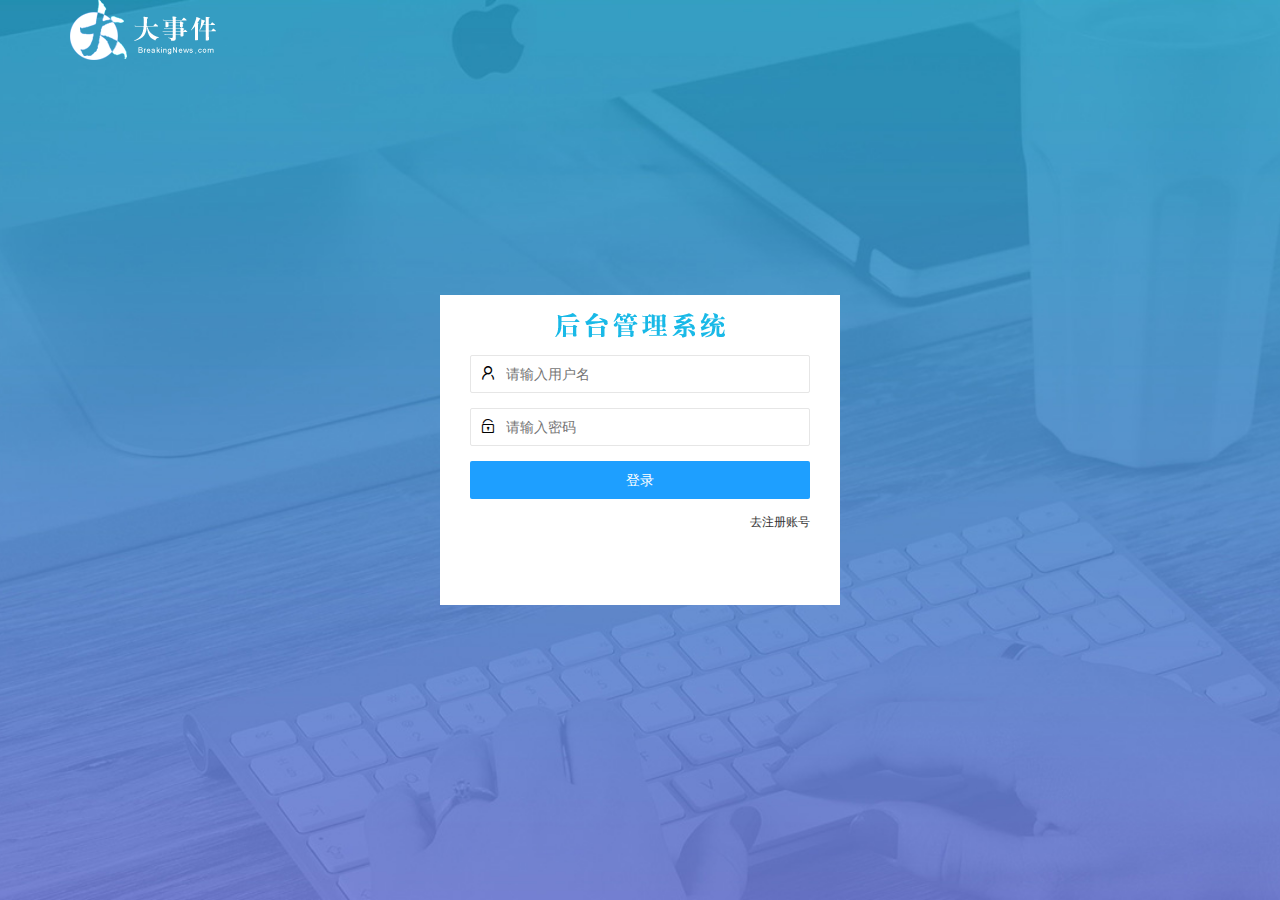
<file: login.html>
<!DOCTYPE html>
<html lang="en">

<head>
    <meta charset="UTF-8">
    <meta http-equiv="X-UA-Compatible" content="IE=edge">
    <meta name="viewport" content="width=device-width, initial-scale=1.0">
    <title>大事件-登录/注册</title>
    <link rel="stylesheet" href="./css/login.css">
    <link rel="stylesheet" href="./assets/lib/layui/css/layui.css">
</head>

<body>

    <!-- 头部 logo 区域 -->
    <div class="layui-main">
        <img src="./assets/images/logo.png" alt="">
    </div>

    <!-- 登录注册区域 -->
    <div class="loginAndRegBox">

        <div class="title_box"></div>

        <!-- 登录 -->
        <div class="login_box">
            <!-- 登录表单 -->
            <form class="layui-form" action="" id="form_login">
                <!-- 用户名 -->
                <div class="layui-form-item">
                    <i class="layui-icon layui-icon-username"></i>   
                    <input type="text" name="username" required lay-verify="required" placeholder="请输入用户名"
                        autocomplete="off" class="layui-input">
                </div>
                <!-- 密码 -->
                <div class="layui-form-item">
                    <i class="layui-icon layui-icon-password"></i>   
                    <input type="password" name="password" required lay-verify="required|pwd" placeholder="请输入密码"
                        autocomplete="off" class="layui-input">
                </div>
                <!-- 按钮 -->
                <div class="layui-form-item">
                    <!-- 提交按钮和普通按钮不同在于 lay-submit-->
                    <button class="layui-btn layui-btn-fluid layui-btn-normal" lay-submit>登录</button>
                </div>
                <!-- 右下角注册链接 -->
                <div class="layui-form-item links">
                    <a href="javascript:;" id="link_reg">去注册账号</a>
                </div>
            </form>
        </div>

        <!-- 注册 -->
        <div class="reg_box">
            <!-- 注册表单 -->
            <form class="layui-form" action="" id="form_reg">
                <!-- 用户名 -->
                <div class="layui-form-item">
                    <i class="layui-icon layui-icon-username"></i>   
                    <input type="text" name="username" required lay-verify="required" placeholder="请输入用户名"
                        autocomplete="off" class="layui-input">
                </div>
                <!-- 密码 -->
                <div class="layui-form-item">
                    <i class="layui-icon layui-icon-password"></i>   
                    <input type="password" name="password" required lay-verify="required|pwd|repwd" placeholder="请输入密码"
                        autocomplete="off" class="layui-input">
                </div>
                <!-- 密码确认 -->
                <div class="layui-form-item">
                    <i class="layui-icon layui-icon-password"></i>   
                    <input type="password" name="password" required lay-verify="required|pwd|repwd" placeholder="再次确认密码"
                        autocomplete="off" class="layui-input">
                </div>
                <!-- 按钮 -->
                <div class="layui-form-item">
                    <!-- 提交按钮和普通按钮不同在于 lay-submit-->
                    <button class="layui-btn layui-btn-fluid layui-btn-normal" lay-submit>注册</button>
                </div>
                <!-- 右下角注册链接 -->
                <div class="layui-form-item links">
                    <a href="javascript:;" id="link_login">去登录</a>
                </div>
            </form>
        </div>


        <!-- 导入layui 的JS文件 -->
        <script src="./assets/lib/layui/layui.all.js"></script>
        <!-- 导入 jquery -->
        <script src="./assets/lib/jquery.js"></script>
        <!-- 导入自己的JS -->
        <script src="./assets/js/baseAPI.js"></script>
        <script src="./assets/js/login.js"></script>
    </div>

</body>

</html>
</file>
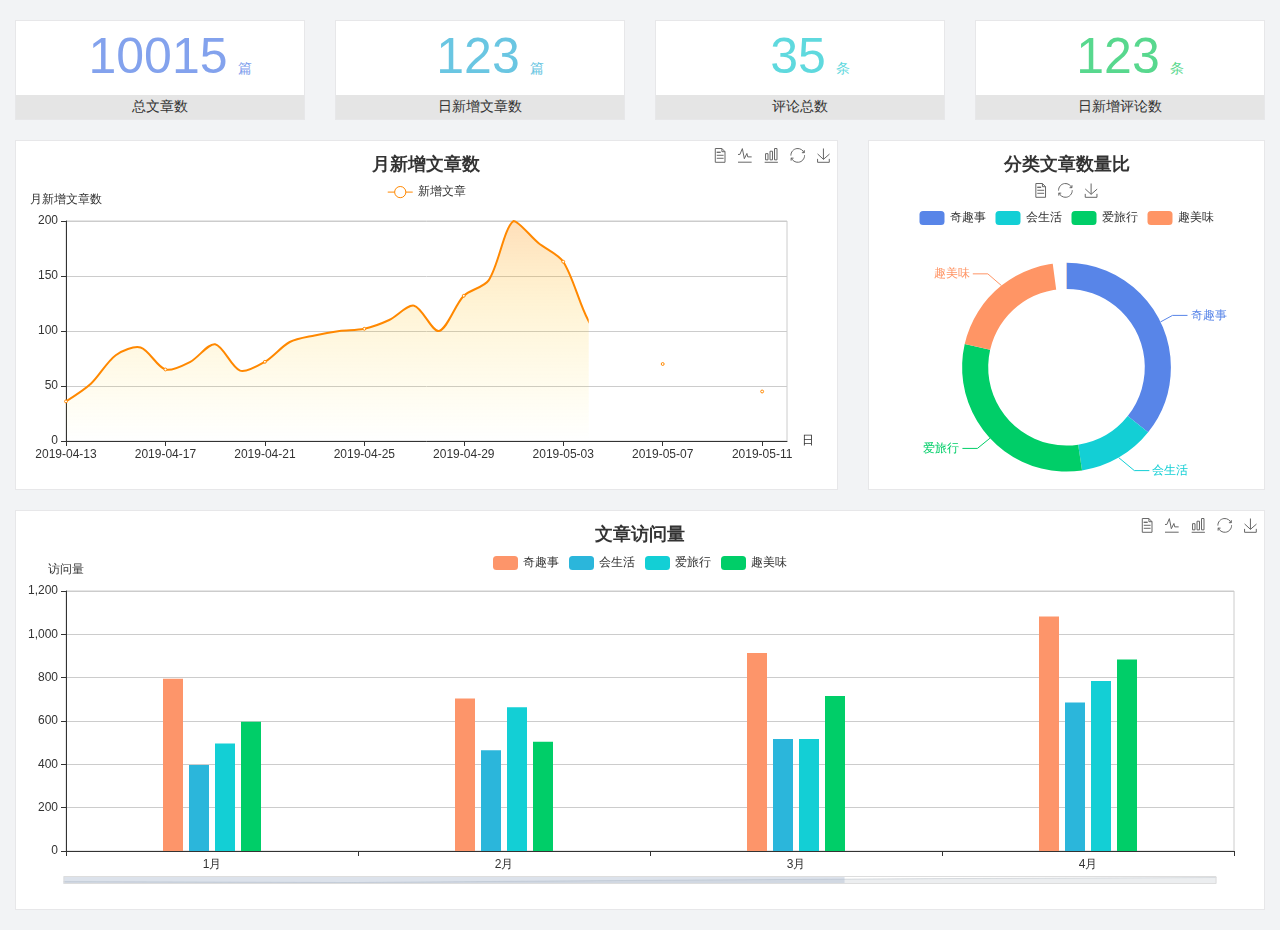
<file: home/dashboard.html>
<!DOCTYPE html>
<html lang="en">

<head>
  <meta charset="UTF-8">
  <meta name="viewport" content="width=device-width, initial-scale=1.0">
  <meta http-equiv="X-UA-Compatible" content="ie=edge">
  <title>图表统计</title>
  <link rel="stylesheet" href="../assets/lib/bootstrap.css" />
  <link rel="stylesheet" href="../assets/lib/main.css" />
  <script src="../assets/lib/jquery.js"></script>
  <script type="text/javascript" src="../assets/lib/echarts.min.js"></script>
</head>

<body>
  <div class="container-fluid">
    <div class="row spannel_list">
      <div class="col-sm-3 col-xs-6">
        <div class="spannel">
          <em>10015</em><span>篇</span>
          <b>总文章数</b>
        </div>
      </div>
      <div class="col-sm-3 col-xs-6">
        <div class="spannel scolor01">
          <em>123</em><span>篇</span>
          <b>日新增文章数</b>
        </div>
      </div>
      <div class="col-sm-3 col-xs-6">
        <div class="spannel scolor02">
          <em>35</em><span>条</span>
          <b>评论总数</b>
        </div>
      </div>
      <div class="col-sm-3 col-xs-6">
        <div class="spannel scolor03">
          <em>123</em><span>条</span>
          <b>日新增评论数</b>
        </div>
      </div>
    </div>
  </div>

  <div class="container-fluid">
    <div class="row curve-pie">
      <div class="col-lg-8 col-md-8">
        <div class="gragh_pannel" id="curve_show"></div>
      </div>
      <div class="col-lg-4 col-md-4">
        <div class="gragh_pannel" id="pie_show"></div>
      </div>
    </div>
  </div>

  <div class="container-fluid">
    <div class="column_pannel" id="column_show"></div>
  </div>

  <script>
    var oChart = echarts.init(document.getElementById('curve_show'));
    var aList_all = [
      { 'count': 36, 'date': '2019-04-13' },
      { 'count': 52, 'date': '2019-04-14' },
      { 'count': 78, 'date': '2019-04-15' },
      { 'count': 85, 'date': '2019-04-16' },
      { 'count': 65, 'date': '2019-04-17' },
      { 'count': 72, 'date': '2019-04-18' },
      { 'count': 88, 'date': '2019-04-19' },
      { 'count': 64, 'date': '2019-04-20' },
      { 'count': 72, 'date': '2019-04-21' },
      { 'count': 90, 'date': '2019-04-22' },
      { 'count': 96, 'date': '2019-04-23' },
      { 'count': 100, 'date': '2019-04-24' },
      { 'count': 102, 'date': '2019-04-25' },
      { 'count': 110, 'date': '2019-04-26' },
      { 'count': 123, 'date': '2019-04-27' },
      { 'count': 100, 'date': '2019-04-28' },
      { 'count': 132, 'date': '2019-04-29' },
      { 'count': 146, 'date': '2019-04-30' },
      { 'count': 200, 'date': '2019-05-01' },
      { 'count': 180, 'date': '2019-05-02' },
      { 'count': 163, 'date': '2019-05-03' },
      { 'count': 110, 'date': '2019-05-04' },
      { 'count': 80, 'date': '2019-05-05' },
      { 'count': 82, 'date': '2019-05-06' },
      { 'count': 70, 'date': '2019-05-07' },
      { 'count': 65, 'date': '2019-05-08' },
      { 'count': 54, 'date': '2019-05-09' },
      { 'count': 40, 'date': '2019-05-10' },
      { 'count': 45, 'date': '2019-05-11' },
      { 'count': 38, 'date': '2019-05-12' },
    ];

    let aCount = [];
    let aDate = [];

    for (var i = 0; i < aList_all.length; i++) {
      aCount.push(aList_all[i].count);
      aDate.push(aList_all[i].date);
    }

    var chartopt = {
      title: {
        text: '月新增文章数',
        left: 'center',
        top: '10'
      },
      tooltip: {
        trigger: 'axis'
      },
      legend: {
        data: ['新增文章'],
        top: '40'
      },
      toolbox: {
        show: true,
        feature: {
          mark: { show: true },
          dataView: { show: true, readOnly: false },
          magicType: { show: true, type: ['line', 'bar'] },
          restore: { show: true },
          saveAsImage: { show: true }
        }
      },
      calculable: true,
      xAxis: [
        {
          name: '日',
          type: 'category',
          boundaryGap: false,
          data: aDate
        }
      ],
      yAxis: [
        {
          name: '月新增文章数',
          type: 'value'
        }
      ],
      series: [
        {
          name: '新增文章',
          type: 'line',
          smooth: true,
          itemStyle: { normal: { areaStyle: { type: 'default' }, color: '#f80' }, lineStyle: { color: '#f80' } },
          data: aCount
        }],
      areaStyle: {
        normal: {
          color: new echarts.graphic.LinearGradient(0, 0, 0, 1, [{
            offset: 0,
            color: 'rgba(255,136,0,0.39)'
          }, {
            offset: .34,
            color: 'rgba(255,180,0,0.25)'
          }, {
            offset: 1,
            color: 'rgba(255,222,0,0.00)'
          }])

        }
      },
      grid: {
        show: true,
        x: 50,
        x2: 50,
        y: 80,
        height: 220
      }
    };

    oChart.setOption(chartopt);


    var oPie = echarts.init(document.getElementById('pie_show'));
    var oPieopt =
    {
      title: {
        top: 10,
        text: '分类文章数量比',
        x: 'center'
      },
      tooltip: {
        trigger: 'item',
        formatter: "{a} <br/>{b} : {c} ({d}%)"
      },
      color: ['#5885e8', '#13cfd5', '#00ce68', '#ff9565'],
      legend: {
        x: 'center',
        top: 65,
        data: ['奇趣事', '会生活', '爱旅行', '趣美味']
      },
      toolbox: {
        show: true,
        x: 'center',
        top: 35,
        feature: {
          mark: { show: true },
          dataView: { show: true, readOnly: false },
          magicType: {
            show: true,
            type: ['pie', 'funnel'],
            option: {
              funnel: {
                x: '25%',
                width: '50%',
                funnelAlign: 'left',
                max: 1548
              }
            }
          },
          restore: { show: true },
          saveAsImage: { show: true }
        }
      },
      calculable: true,
      series: [
        {
          name: '访问来源',
          type: 'pie',
          radius: ['45%', '60%'],
          center: ['50%', '65%'],
          data: [
            { value: 300, name: '奇趣事' },
            { value: 100, name: '会生活' },
            { value: 260, name: '爱旅行' },
            { value: 180, name: '趣美味' }
          ]
        }
      ]
    };
    oPie.setOption(oPieopt);



    var oColumn = this.echarts.init(document.getElementById('column_show'));
    var oColumnopt =
    {
      title: {
        text: '文章访问量',
        left: 'center',
        top: '10'
      },
      tooltip: {
        trigger: 'axis'
      },
      legend: {
        data: ['奇趣事', '会生活', '爱旅行', '趣美味'],
        top: '40'
      },
      toolbox: {
        show: true,
        feature: {
          mark: { show: true },
          dataView: { show: true, readOnly: false },
          magicType: { show: true, type: ['line', 'bar'] },
          restore: { show: true },
          saveAsImage: { show: true }
        }
      },
      calculable: true,
      xAxis: [
        {
          type: 'category',
          data: ['1月', '2月', '3月', '4月', '5月']
        }
      ],
      yAxis: [
        {
          name: '访问量',
          type: 'value'
        }
      ],
      series: [
        {
          name: '奇趣事',
          type: 'bar',
          barWidth: 20,
          itemStyle: {
            normal: { areaStyle: { type: 'default' }, color: '#fd956a' }
          },
          data: [800, 708, 920, 1090, 1200]
        },
        {
          name: '会生活',
          type: 'bar',
          barWidth: 20,
          itemStyle: {
            normal: { areaStyle: { type: 'default' }, color: '#2bb6db' }
          },
          data: [400, 468, 520, 690, 800]
        },
        {
          name: '爱旅行',
          type: 'bar',
          barWidth: 20,
          itemStyle: {
            normal: { areaStyle: { type: 'default' }, color: '#13cfd5' }
          },
          data: [500, 668, 520, 790, 900]
        },
        {
          name: '趣美味',
          type: 'bar',
          barWidth: 20,
          itemStyle: {
            normal: { areaStyle: { type: 'default' }, color: '#00ce68' }
          },
          data: [600, 508, 720, 890, 1000]
        }
      ],
      grid: {
        show: true,
        x: 50,
        x2: 30,
        y: 80,
        height: 260
      },
      dataZoom: [//给x轴设置滚动条
        {
          start: 0,//默认为0
          end: 100 - 1000 / 31,//默认为100
          type: 'slider',
          show: true,
          xAxisIndex: [0],
          handleSize: 0,//滑动条的 左右2个滑动条的大小
          height: 8,//组件高度
          left: 45, //左边的距离
          right: 50,//右边的距离
          bottom: 26,//右边的距离
          handleColor: '#ddd',//h滑动图标的颜色
          handleStyle: {
            borderColor: "#cacaca",
            borderWidth: "1",
            shadowBlur: 2,
            background: "#ddd",
            shadowColor: "#ddd",
          }
        }]
    };
    oColumn.setOption(oColumnopt);
  </script>
</body>

</html>
</file>
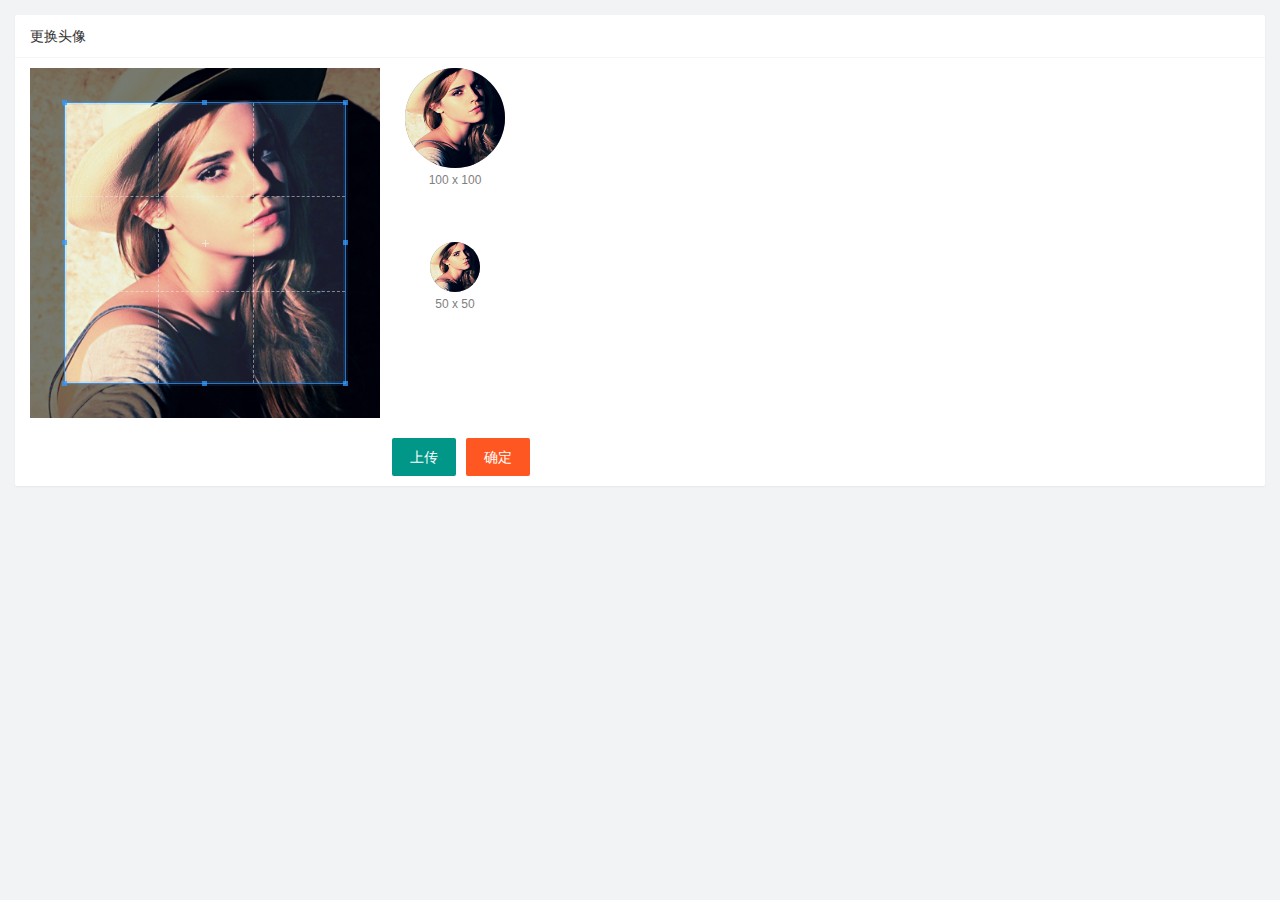
<file: user/user_avatar.html>
<!DOCTYPE html>
<html lang="en">

<head>
    <meta charset="UTF-8">
    <meta http-equiv="X-UA-Compatible" content="IE=edge">
    <meta name="viewport" content="width=device-width, initial-scale=1.0">
    <title>Document</title>
    <link rel="stylesheet" href="../assets/lib/layui/css/layui.css">
    <link rel="stylesheet" href="../assets/lib/cropper/cropper.css" />
    <link rel="stylesheet" href="../css/user/user_avatar.css">
</head>

<body>
    <div class="layui-card">
        <div class="layui-card-header">更换头像</div>

        <div class="layui-card-body">
            <!-- 第一行的图片裁剪和预览区域 -->
            <div class="row1">
                <!-- 图片裁剪区域 -->
                <div class="cropper-box">
                    <!-- 这个 img 标签很重要，将来会把它初始化为裁剪区域 -->
                    <img id="image" src="../assets/images/sample.jpg" />
                </div>
                <!-- 图片的预览区域 -->
                <div class="preview-box">
                    <div>
                        <!-- 宽高为 100px 的预览区域 -->
                        <div class="img-preview w100"></div>
                        <p class="size">100 x 100</p>
                    </div>
                    <div>
                        <!-- 宽高为 50px 的预览区域 -->
                        <div class="img-preview w50"></div>
                        <p class="size">50 x 50</p>
                    </div>
                </div>
            </div>

            <!-- 第二行的按钮区域 -->
            <div class="row2">
                <!-- 通过 accept 属性可以指定所选择的文件类型 -->
                <input type="file" id="file" accept="image/png,image/jpeg">
                <button type="button" class="layui-btn" id="btn_choose_image">上传</button>
                <button type="button" class="layui-btn layui-btn-danger" id="btn_upload">确定</button>
            </div>
        </div>

    </div>


    <script src="../assets/lib/layui/layui.all.js"></script>
    <script src="../assets/lib/jquery.js"></script>
    <script src="../assets/lib/cropper/Cropper.js"></script>
    <script src="../assets/lib/cropper/jquery-cropper.js"></script>
    <script src="../assets/js/user/user_avatar.js"></script>
</body>

</html>
</file>
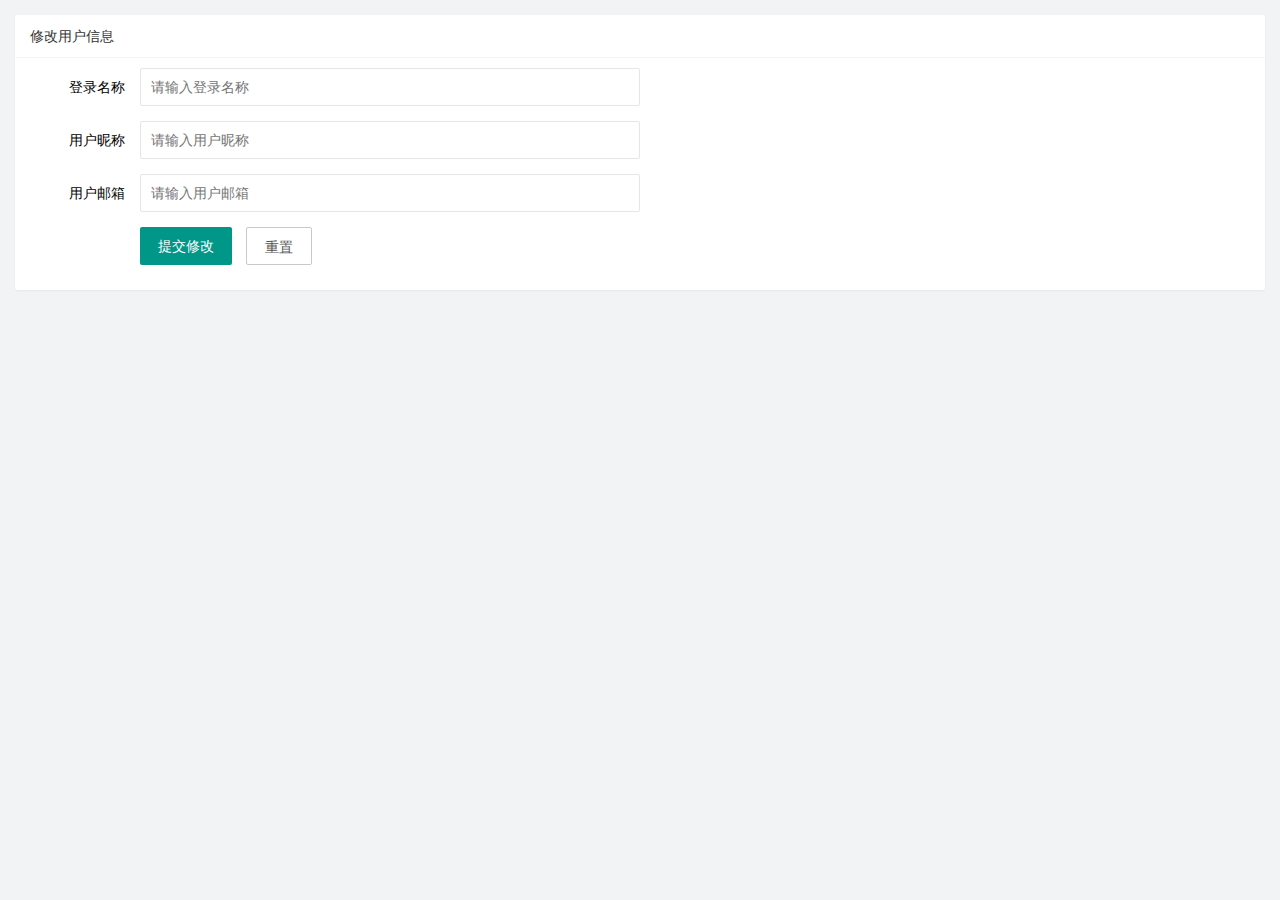
<file: user/user_info.html>
<!DOCTYPE html>
<html lang="en">

<head>
    <meta charset="UTF-8">
    <meta http-equiv="X-UA-Compatible" content="IE=edge">
    <meta name="viewport" content="width=device-width, initial-scale=1.0">
    <title>Document</title>
    <link rel="stylesheet" href="../assets/lib/layui/css/layui.css">
    <link rel="stylesheet" href="../css/user/user_info.css">
</head>

<body>
    <!-- 卡片区 -->
    <div class="layui-card">
        <div class="layui-card-header">修改用户信息</div>

        <div class="layui-card-body">
            <!-- form 表单 -->
            <form class="layui-form" lay-filter="formUserInfo">

                <!-- 隐藏域 -->
                <input type="hidden" name="id" value="">

                <div class="layui-form-item">
                    <label class="layui-form-label">登录名称</label>
                    <div class="layui-input-block">
                        <input type="text" name="username" required lay-verify="required" placeholder="请输入登录名称" autocomplete="off" class="layui-input" readonly id="username">
                    </div>
                </div>

                <div class="layui-form-item">
                    <label class="layui-form-label">用户昵称</label>
                    <div class="layui-input-block">
                        <input type="text" name="nickname" required lay-verify="required|nickname" placeholder="请输入用户昵称" autocomplete="off" class="layui-input">
                    </div>
                </div>

                <div class="layui-form-item">
                    <label class="layui-form-label">用户邮箱</label>
                    <div class="layui-input-block">
                        <input type="text" name="email" required lay-verify="required|email" placeholder="请输入用户邮箱" autocomplete="off" class="layui-input">
                    </div>
                </div>
                
                <div class="layui-form-item">
                    <div class="layui-input-block">
                      <button class="layui-btn" lay-submit lay-filter="formDemo">提交修改</button>
                      <button type="reset" class="layui-btn layui-btn-primary" id="btn_reset">重置</button>
                    </div>
                  </div>

            </form>
        </div>
    </div>


    <!-- 导入 layui JS 文件 -->
    <script src="../assets/lib/layui/layui.all.js"></script>
    <script src="../assets/lib/jquery.js"></script>
    <script src="../assets/js/baseAPI.js"></script>
    <script src="../assets/js/user/user_info.js"></script>
</body>

</html>
</file>
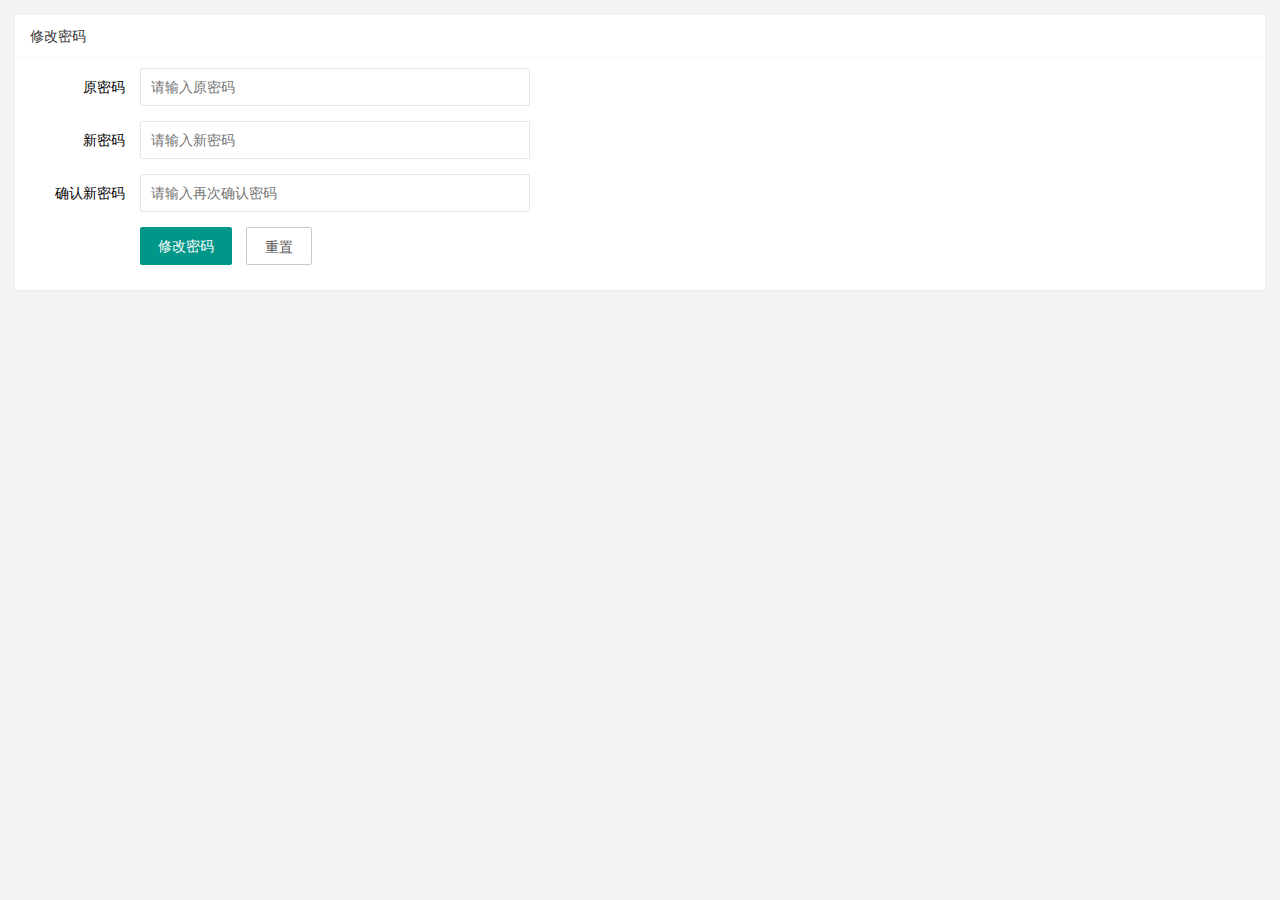
<file: user/user_pwd.html>
<!DOCTYPE html>
<html lang="en">

<head>
    <meta charset="UTF-8">
    <meta http-equiv="X-UA-Compatible" content="IE=edge">
    <meta name="viewport" content="width=device-width, initial-scale=1.0">
    <title>Document</title>
    <link rel="stylesheet" href="../assets/lib/layui/css/layui.css">
    <link rel="stylesheet" href="../css/user/user_pwd.css">
</head>

<body>
    <div class="layui-card">
        <div class="layui-card-header">修改密码</div>

        <div class="layui-card-body">
            <form class="layui-form">

                <div class="layui-form-item">
                    <label class="layui-form-label">原密码</label>
                    <div class="layui-input-block">
                        <input type="password" name="oldPwd" required lay-verify="required|pwd" placeholder="请输入原密码"
                            autocomplete="off" class="layui-input">
                    </div>
                </div>
                <div class="layui-form-item">
                    <label class="layui-form-label">新密码</label>
                    <div class="layui-input-block">
                        <input type="password" name="newPwd" required lay-verify="required|pwd|samePwd" placeholder="请输入新密码"
                            autocomplete="off" class="layui-input">
                    </div>
                </div>
                <div class="layui-form-item">
                    <label class="layui-form-label">确认新密码</label>
                    <div class="layui-input-block">
                        <input type="password" name="rePwd" required lay-verify="required|pwd|rePwd" placeholder="请输入再次确认密码"
                            autocomplete="off" class="layui-input">
                    </div>
                </div>

                <div class="layui-form-item">
                    <div class="layui-input-block">
                        <button class="layui-btn" lay-submit lay-filter="formDemo">修改密码</button>
                        <button type="reset" class="layui-btn layui-btn-primary">重置</button>
                    </div>
                </div>

            </form>
        </div>
    </div>


    <!-- 导入 layui 的 JS 文件 -->
    <script src="../assets/lib/layui/layui.all.js"></script>
    <script src="../assets/lib/jquery.js"></script>
    <script src="../assets/js/baseAPI.js"></script>
    <script src="../assets/js/user/user_pwd.js"></script>
</body>

</html>
</file>
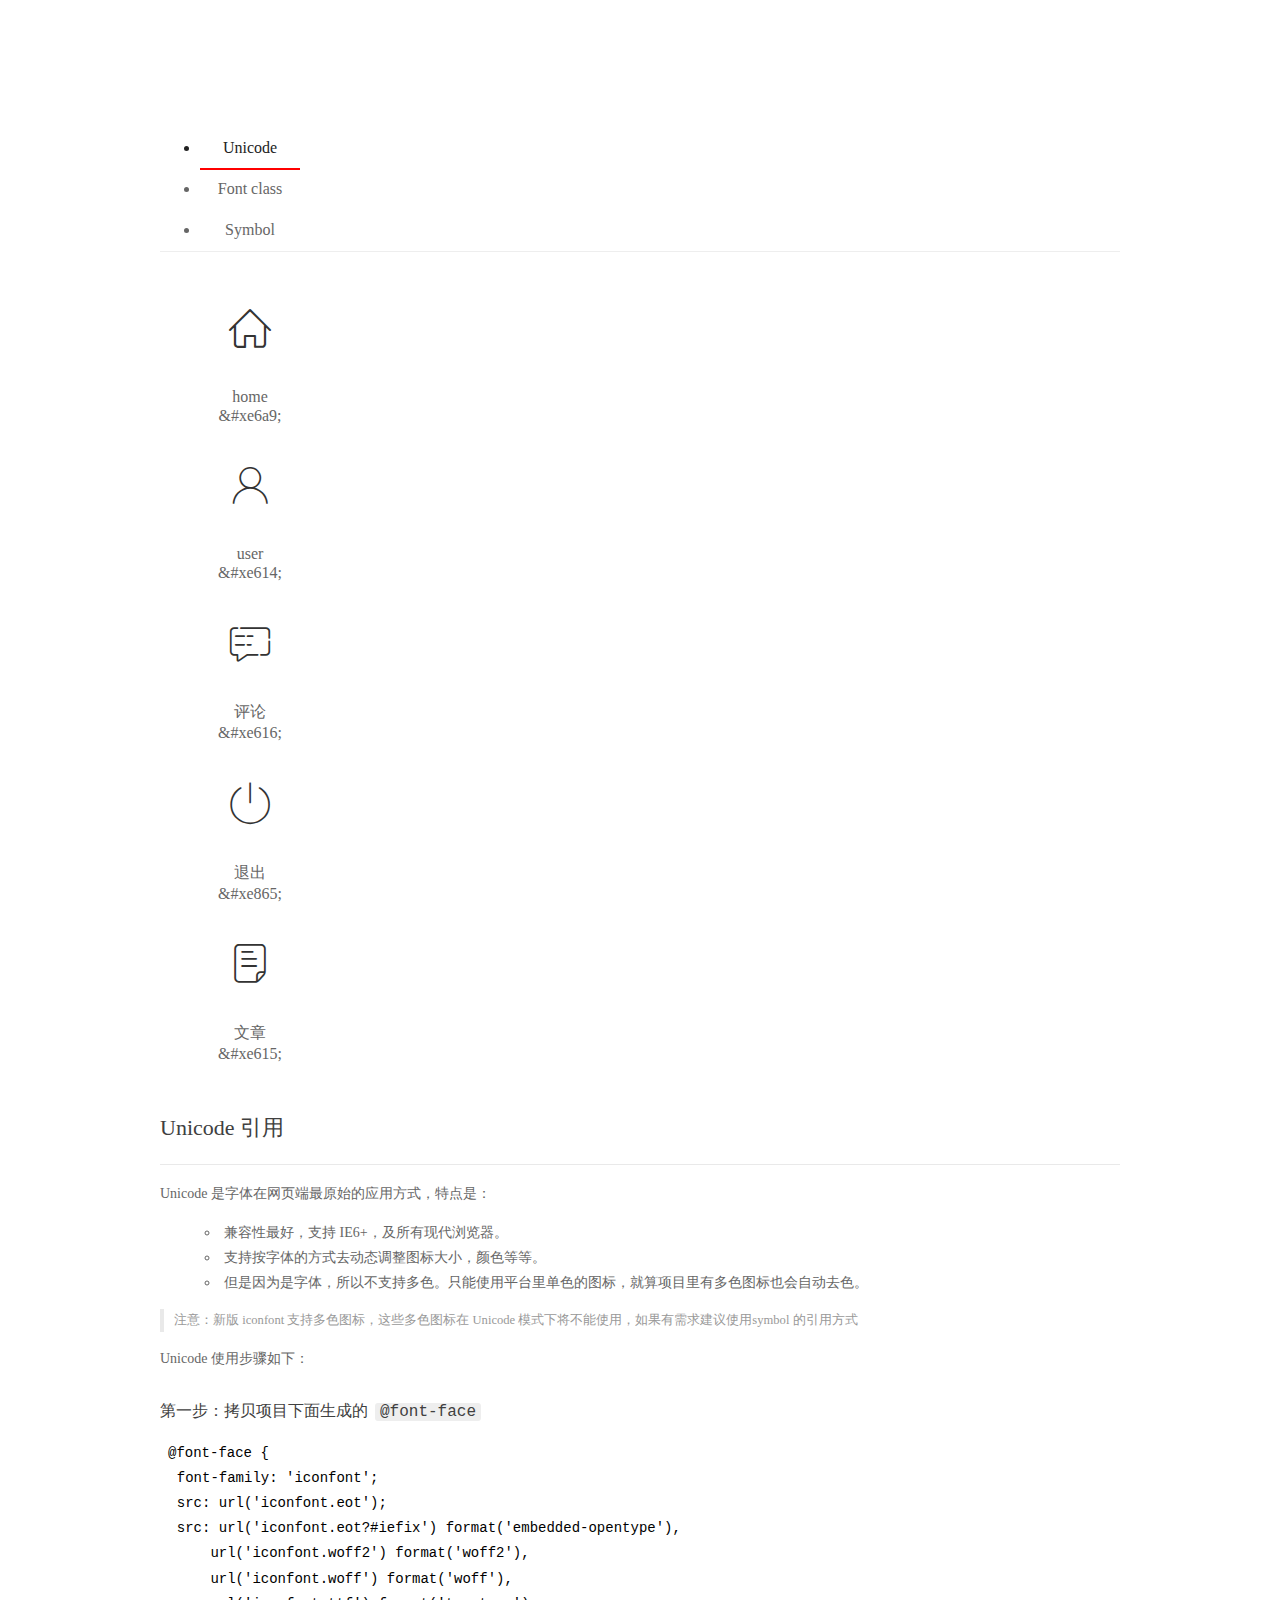
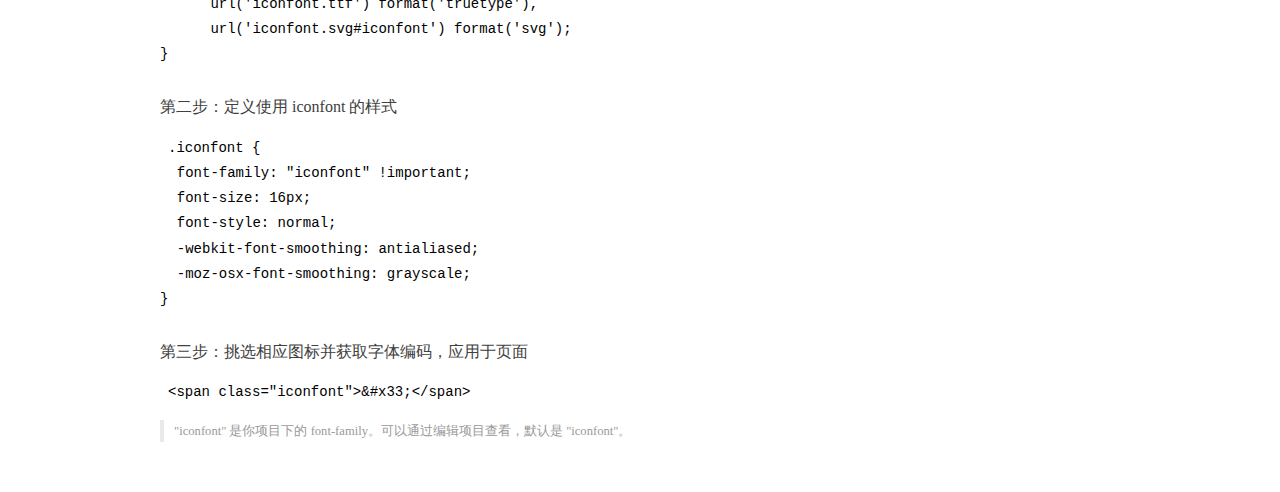
<file: assets/fonts/demo_index.html>
<!DOCTYPE html>
<html>
<head>
  <meta charset="utf-8"/>
  <title>IconFont Demo</title>
  <link rel="shortcut icon" href="https://gtms04.alicdn.com/tps/i4/TB1_oz6GVXXXXaFXpXXJDFnIXXX-64-64.ico" type="image/x-icon"/>
  <link rel="stylesheet" href="https://g.alicdn.com/thx/cube/1.3.2/cube.min.css">
  <link rel="stylesheet" href="demo.css">
  <link rel="stylesheet" href="iconfont.css">
  <script src="iconfont.js"></script>
  <!-- jQuery -->
  <script src="https://a1.alicdn.com/oss/uploads/2018/12/26/7bfddb60-08e8-11e9-9b04-53e73bb6408b.js"></script>
  <!-- 代码高亮 -->
  <script src="https://a1.alicdn.com/oss/uploads/2018/12/26/a3f714d0-08e6-11e9-8a15-ebf944d7534c.js"></script>
</head>
<body>
  <div class="main">
    <h1 class="logo"><a href="https://www.iconfont.cn/" title="iconfont 首页" target="_blank">&#xe86b;</a></h1>
    <div class="nav-tabs">
      <ul id="tabs" class="dib-box">
        <li class="dib active"><span>Unicode</span></li>
        <li class="dib"><span>Font class</span></li>
        <li class="dib"><span>Symbol</span></li>
      </ul>
      
    </div>
    <div class="tab-container">
      <div class="content unicode" style="display: block;">
          <ul class="icon_lists dib-box">
          
            <li class="dib">
              <span class="icon iconfont">&#xe6a9;</span>
                <div class="name">home</div>
                <div class="code-name">&amp;#xe6a9;</div>
              </li>
          
            <li class="dib">
              <span class="icon iconfont">&#xe614;</span>
                <div class="name">user</div>
                <div class="code-name">&amp;#xe614;</div>
              </li>
          
            <li class="dib">
              <span class="icon iconfont">&#xe616;</span>
                <div class="name">评论</div>
                <div class="code-name">&amp;#xe616;</div>
              </li>
          
            <li class="dib">
              <span class="icon iconfont">&#xe865;</span>
                <div class="name">退出</div>
                <div class="code-name">&amp;#xe865;</div>
              </li>
          
            <li class="dib">
              <span class="icon iconfont">&#xe615;</span>
                <div class="name">文章</div>
                <div class="code-name">&amp;#xe615;</div>
              </li>
          
          </ul>
          <div class="article markdown">
          <h2 id="unicode-">Unicode 引用</h2>
          <hr>

          <p>Unicode 是字体在网页端最原始的应用方式，特点是：</p>
          <ul>
            <li>兼容性最好，支持 IE6+，及所有现代浏览器。</li>
            <li>支持按字体的方式去动态调整图标大小，颜色等等。</li>
            <li>但是因为是字体，所以不支持多色。只能使用平台里单色的图标，就算项目里有多色图标也会自动去色。</li>
          </ul>
          <blockquote>
            <p>注意：新版 iconfont 支持多色图标，这些多色图标在 Unicode 模式下将不能使用，如果有需求建议使用symbol 的引用方式</p>
          </blockquote>
          <p>Unicode 使用步骤如下：</p>
          <h3 id="-font-face">第一步：拷贝项目下面生成的 <code>@font-face</code></h3>
<pre><code class="language-css"
>@font-face {
  font-family: 'iconfont';
  src: url('iconfont.eot');
  src: url('iconfont.eot?#iefix') format('embedded-opentype'),
      url('iconfont.woff2') format('woff2'),
      url('iconfont.woff') format('woff'),
      url('iconfont.ttf') format('truetype'),
      url('iconfont.svg#iconfont') format('svg');
}
</code></pre>
          <h3 id="-iconfont-">第二步：定义使用 iconfont 的样式</h3>
<pre><code class="language-css"
>.iconfont {
  font-family: "iconfont" !important;
  font-size: 16px;
  font-style: normal;
  -webkit-font-smoothing: antialiased;
  -moz-osx-font-smoothing: grayscale;
}
</code></pre>
          <h3 id="-">第三步：挑选相应图标并获取字体编码，应用于页面</h3>
<pre>
<code class="language-html"
>&lt;span class="iconfont"&gt;&amp;#x33;&lt;/span&gt;
</code></pre>
          <blockquote>
            <p>"iconfont" 是你项目下的 font-family。可以通过编辑项目查看，默认是 "iconfont"。</p>
          </blockquote>
          </div>
      </div>
      <div class="content font-class">
        <ul class="icon_lists dib-box">
          
          <li class="dib">
            <span class="icon iconfont icon-home"></span>
            <div class="name">
              home
            </div>
            <div class="code-name">.icon-home
            </div>
          </li>
          
          <li class="dib">
            <span class="icon iconfont icon-user"></span>
            <div class="name">
              user
            </div>
            <div class="code-name">.icon-user
            </div>
          </li>
          
          <li class="dib">
            <span class="icon iconfont icon-pinglun"></span>
            <div class="name">
              评论
            </div>
            <div class="code-name">.icon-pinglun
            </div>
          </li>
          
          <li class="dib">
            <span class="icon iconfont icon-tuichu"></span>
            <div class="name">
              退出
            </div>
            <div class="code-name">.icon-tuichu
            </div>
          </li>
          
          <li class="dib">
            <span class="icon iconfont icon-16"></span>
            <div class="name">
              文章
            </div>
            <div class="code-name">.icon-16
            </div>
          </li>
          
        </ul>
        <div class="article markdown">
        <h2 id="font-class-">font-class 引用</h2>
        <hr>

        <p>font-class 是 Unicode 使用方式的一种变种，主要是解决 Unicode 书写不直观，语意不明确的问题。</p>
        <p>与 Unicode 使用方式相比，具有如下特点：</p>
        <ul>
          <li>兼容性良好，支持 IE8+，及所有现代浏览器。</li>
          <li>相比于 Unicode 语意明确，书写更直观。可以很容易分辨这个 icon 是什么。</li>
          <li>因为使用 class 来定义图标，所以当要替换图标时，只需要修改 class 里面的 Unicode 引用。</li>
          <li>不过因为本质上还是使用的字体，所以多色图标还是不支持的。</li>
        </ul>
        <p>使用步骤如下：</p>
        <h3 id="-fontclass-">第一步：引入项目下面生成的 fontclass 代码：</h3>
<pre><code class="language-html">&lt;link rel="stylesheet" href="./iconfont.css"&gt;
</code></pre>
        <h3 id="-">第二步：挑选相应图标并获取类名，应用于页面：</h3>
<pre><code class="language-html">&lt;span class="iconfont icon-xxx"&gt;&lt;/span&gt;
</code></pre>
        <blockquote>
          <p>"
            iconfont" 是你项目下的 font-family。可以通过编辑项目查看，默认是 "iconfont"。</p>
        </blockquote>
      </div>
      </div>
      <div class="content symbol">
          <ul class="icon_lists dib-box">
          
            <li class="dib">
                <svg class="icon svg-icon" aria-hidden="true">
                  <use xlink:href="#icon-home"></use>
                </svg>
                <div class="name">home</div>
                <div class="code-name">#icon-home</div>
            </li>
          
            <li class="dib">
                <svg class="icon svg-icon" aria-hidden="true">
                  <use xlink:href="#icon-user"></use>
                </svg>
                <div class="name">user</div>
                <div class="code-name">#icon-user</div>
            </li>
          
            <li class="dib">
                <svg class="icon svg-icon" aria-hidden="true">
                  <use xlink:href="#icon-pinglun"></use>
                </svg>
                <div class="name">评论</div>
                <div class="code-name">#icon-pinglun</div>
            </li>
          
            <li class="dib">
                <svg class="icon svg-icon" aria-hidden="true">
                  <use xlink:href="#icon-tuichu"></use>
                </svg>
                <div class="name">退出</div>
                <div class="code-name">#icon-tuichu</div>
            </li>
          
            <li class="dib">
                <svg class="icon svg-icon" aria-hidden="true">
                  <use xlink:href="#icon-16"></use>
                </svg>
                <div class="name">文章</div>
                <div class="code-name">#icon-16</div>
            </li>
          
          </ul>
          <div class="article markdown">
          <h2 id="symbol-">Symbol 引用</h2>
          <hr>

          <p>这是一种全新的使用方式，应该说这才是未来的主流，也是平台目前推荐的用法。相关介绍可以参考这篇<a href="">文章</a>
            这种用法其实是做了一个 SVG 的集合，与另外两种相比具有如下特点：</p>
          <ul>
            <li>支持多色图标了，不再受单色限制。</li>
            <li>通过一些技巧，支持像字体那样，通过 <code>font-size</code>, <code>color</code> 来调整样式。</li>
            <li>兼容性较差，支持 IE9+，及现代浏览器。</li>
            <li>浏览器渲染 SVG 的性能一般，还不如 png。</li>
          </ul>
          <p>使用步骤如下：</p>
          <h3 id="-symbol-">第一步：引入项目下面生成的 symbol 代码：</h3>
<pre><code class="language-html">&lt;script src="./iconfont.js"&gt;&lt;/script&gt;
</code></pre>
          <h3 id="-css-">第二步：加入通用 CSS 代码（引入一次就行）：</h3>
<pre><code class="language-html">&lt;style&gt;
.icon {
  width: 1em;
  height: 1em;
  vertical-align: -0.15em;
  fill: currentColor;
  overflow: hidden;
}
&lt;/style&gt;
</code></pre>
          <h3 id="-">第三步：挑选相应图标并获取类名，应用于页面：</h3>
<pre><code class="language-html">&lt;svg class="icon" aria-hidden="true"&gt;
  &lt;use xlink:href="#icon-xxx"&gt;&lt;/use&gt;
&lt;/svg&gt;
</code></pre>
          </div>
      </div>

    </div>
  </div>
  <script>
  $(document).ready(function () {
      $('.tab-container .content:first').show()

      $('#tabs li').click(function (e) {
        var tabContent = $('.tab-container .content')
        var index = $(this).index()

        if ($(this).hasClass('active')) {
          return
        } else {
          $('#tabs li').removeClass('active')
          $(this).addClass('active')

          tabContent.hide().eq(index).fadeIn()
        }
      })
    })
  </script>
</body>
</html>
</file>
<file: css/login.css>
html,
body {
    margin: 0;
    padding: 0;
    height: 100%;
    width: 100%;
    background-color: red;
    background: url('../assets/images/login_bg.jpg') no-repeat center;
    background-size: cover;
}

.loginAndRegBox {
    width: 400px;
    height: 310px;
    background-color: #fff;
    position: absolute;
    left: 50%;
    top: 50%;
    transform: translate(-50%, -50%);
}

.title_box {
    height: 60px;
    background: url('../assets/images/login_title.png') no-repeat center;
}

.reg_box {
    display: none;
}

.layui-form {
    padding: 0 30px;
}

.links {
    display: flex;
    justify-content: end;
}

.links a {
    font-size: 12px;
}

.layui-form-item {
    position: relative;
}

.layui-icon {
    position: absolute;
    left: 10px;
    top: 10px;
}

.layui-input {
    padding-left: 35px !important;
}
</file>
<file: assets/lib/layui/css/layui.css>
/** layui-v2.5.5 MIT License By https://www.layui.com */
 .layui-inline,img{display:inline-block;vertical-align:middle}h1,h2,h3,h4,h5,h6{font-weight:400}.layui-edge,.layui-header,.layui-inline,.layui-main{position:relative}.layui-body,.layui-edge,.layui-elip{overflow:hidden}.layui-btn,.layui-edge,.layui-inline,img{vertical-align:middle}.layui-btn,.layui-disabled,.layui-icon,.layui-unselect{-moz-user-select:none;-webkit-user-select:none;-ms-user-select:none}.layui-elip,.layui-form-checkbox span,.layui-form-pane .layui-form-label{text-overflow:ellipsis;white-space:nowrap}.layui-breadcrumb,.layui-tree-btnGroup{visibility:hidden}blockquote,body,button,dd,div,dl,dt,form,h1,h2,h3,h4,h5,h6,input,li,ol,p,pre,td,textarea,th,ul{margin:0;padding:0;-webkit-tap-highlight-color:rgba(0,0,0,0)}a:active,a:hover{outline:0}img{border:none}li{list-style:none}table{border-collapse:collapse;border-spacing:0}h4,h5,h6{font-size:100%}button,input,optgroup,option,select,textarea{font-family:inherit;font-size:inherit;font-style:inherit;font-weight:inherit;outline:0}pre{white-space:pre-wrap;white-space:-moz-pre-wrap;white-space:-pre-wrap;white-space:-o-pre-wrap;word-wrap:break-word}body{line-height:24px;font:14px Helvetica Neue,Helvetica,PingFang SC,Tahoma,Arial,sans-serif}hr{height:1px;margin:10px 0;border:0;clear:both}a{color:#333;text-decoration:none}a:hover{color:#777}a cite{font-style:normal;*cursor:pointer}.layui-border-box,.layui-border-box *{box-sizing:border-box}.layui-box,.layui-box *{box-sizing:content-box}.layui-clear{clear:both;*zoom:1}.layui-clear:after{content:'\20';clear:both;*zoom:1;display:block;height:0}.layui-inline{*display:inline;*zoom:1}.layui-edge{display:inline-block;width:0;height:0;border-width:6px;border-style:dashed;border-color:transparent}.layui-edge-top{top:-4px;border-bottom-color:#999;border-bottom-style:solid}.layui-edge-right{border-left-color:#999;border-left-style:solid}.layui-edge-bottom{top:2px;border-top-color:#999;border-top-style:solid}.layui-edge-left{border-right-color:#999;border-right-style:solid}.layui-disabled,.layui-disabled:hover{color:#d2d2d2!important;cursor:not-allowed!important}.layui-circle{border-radius:100%}.layui-show{display:block!important}.layui-hide{display:none!important}@font-face{font-family:layui-icon;src:url(../font/iconfont.eot?v=250);src:url(../font/iconfont.eot?v=250#iefix) format('embedded-opentype'),url(../font/iconfont.woff2?v=250) format('woff2'),url(../font/iconfont.woff?v=250) format('woff'),url(../font/iconfont.ttf?v=250) format('truetype'),url(../font/iconfont.svg?v=250#layui-icon) format('svg')}.layui-icon{font-family:layui-icon!important;font-size:16px;font-style:normal;-webkit-font-smoothing:antialiased;-moz-osx-font-smoothing:grayscale}.layui-icon-reply-fill:before{content:"\e611"}.layui-icon-set-fill:before{content:"\e614"}.layui-icon-menu-fill:before{content:"\e60f"}.layui-icon-search:before{content:"\e615"}.layui-icon-share:before{content:"\e641"}.layui-icon-set-sm:before{content:"\e620"}.layui-icon-engine:before{content:"\e628"}.layui-icon-close:before{content:"\1006"}.layui-icon-close-fill:before{content:"\1007"}.layui-icon-chart-screen:before{content:"\e629"}.layui-icon-star:before{content:"\e600"}.layui-icon-circle-dot:before{content:"\e617"}.layui-icon-chat:before{content:"\e606"}.layui-icon-release:before{content:"\e609"}.layui-icon-list:before{content:"\e60a"}.layui-icon-chart:before{content:"\e62c"}.layui-icon-ok-circle:before{content:"\1005"}.layui-icon-layim-theme:before{content:"\e61b"}.layui-icon-table:before{content:"\e62d"}.layui-icon-right:before{content:"\e602"}.layui-icon-left:before{content:"\e603"}.layui-icon-cart-simple:before{content:"\e698"}.layui-icon-face-cry:before{content:"\e69c"}.layui-icon-face-smile:before{content:"\e6af"}.layui-icon-survey:before{content:"\e6b2"}.layui-icon-tree:before{content:"\e62e"}.layui-icon-upload-circle:before{content:"\e62f"}.layui-icon-add-circle:before{content:"\e61f"}.layui-icon-download-circle:before{content:"\e601"}.layui-icon-templeate-1:before{content:"\e630"}.layui-icon-util:before{content:"\e631"}.layui-icon-face-surprised:before{content:"\e664"}.layui-icon-edit:before{content:"\e642"}.layui-icon-speaker:before{content:"\e645"}.layui-icon-down:before{content:"\e61a"}.layui-icon-file:before{content:"\e621"}.layui-icon-layouts:before{content:"\e632"}.layui-icon-rate-half:before{content:"\e6c9"}.layui-icon-add-circle-fine:before{content:"\e608"}.layui-icon-prev-circle:before{content:"\e633"}.layui-icon-read:before{content:"\e705"}.layui-icon-404:before{content:"\e61c"}.layui-icon-carousel:before{content:"\e634"}.layui-icon-help:before{content:"\e607"}.layui-icon-code-circle:before{content:"\e635"}.layui-icon-water:before{content:"\e636"}.layui-icon-username:before{content:"\e66f"}.layui-icon-find-fill:before{content:"\e670"}.layui-icon-about:before{content:"\e60b"}.layui-icon-location:before{content:"\e715"}.layui-icon-up:before{content:"\e619"}.layui-icon-pause:before{content:"\e651"}.layui-icon-date:before{content:"\e637"}.layui-icon-layim-uploadfile:before{content:"\e61d"}.layui-icon-delete:before{content:"\e640"}.layui-icon-play:before{content:"\e652"}.layui-icon-top:before{content:"\e604"}.layui-icon-friends:before{content:"\e612"}.layui-icon-refresh-3:before{content:"\e9aa"}.layui-icon-ok:before{content:"\e605"}.layui-icon-layer:before{content:"\e638"}.layui-icon-face-smile-fine:before{content:"\e60c"}.layui-icon-dollar:before{content:"\e659"}.layui-icon-group:before{content:"\e613"}.layui-icon-layim-download:before{content:"\e61e"}.layui-icon-picture-fine:before{content:"\e60d"}.layui-icon-link:before{content:"\e64c"}.layui-icon-diamond:before{content:"\e735"}.layui-icon-log:before{content:"\e60e"}.layui-icon-rate-solid:before{content:"\e67a"}.layui-icon-fonts-del:before{content:"\e64f"}.layui-icon-unlink:before{content:"\e64d"}.layui-icon-fonts-clear:before{content:"\e639"}.layui-icon-triangle-r:before{content:"\e623"}.layui-icon-circle:before{content:"\e63f"}.layui-icon-radio:before{content:"\e643"}.layui-icon-align-center:before{content:"\e647"}.layui-icon-align-right:before{content:"\e648"}.layui-icon-align-left:before{content:"\e649"}.layui-icon-loading-1:before{content:"\e63e"}.layui-icon-return:before{content:"\e65c"}.layui-icon-fonts-strong:before{content:"\e62b"}.layui-icon-upload:before{content:"\e67c"}.layui-icon-dialogue:before{content:"\e63a"}.layui-icon-video:before{content:"\e6ed"}.layui-icon-headset:before{content:"\e6fc"}.layui-icon-cellphone-fine:before{content:"\e63b"}.layui-icon-add-1:before{content:"\e654"}.layui-icon-face-smile-b:before{content:"\e650"}.layui-icon-fonts-html:before{content:"\e64b"}.layui-icon-form:before{content:"\e63c"}.layui-icon-cart:before{content:"\e657"}.layui-icon-camera-fill:before{content:"\e65d"}.layui-icon-tabs:before{content:"\e62a"}.layui-icon-fonts-code:before{content:"\e64e"}.layui-icon-fire:before{content:"\e756"}.layui-icon-set:before{content:"\e716"}.layui-icon-fonts-u:before{content:"\e646"}.layui-icon-triangle-d:before{content:"\e625"}.layui-icon-tips:before{content:"\e702"}.layui-icon-picture:before{content:"\e64a"}.layui-icon-more-vertical:before{content:"\e671"}.layui-icon-flag:before{content:"\e66c"}.layui-icon-loading:before{content:"\e63d"}.layui-icon-fonts-i:before{content:"\e644"}.layui-icon-refresh-1:before{content:"\e666"}.layui-icon-rmb:before{content:"\e65e"}.layui-icon-home:before{content:"\e68e"}.layui-icon-user:before{content:"\e770"}.layui-icon-notice:before{content:"\e667"}.layui-icon-login-weibo:before{content:"\e675"}.layui-icon-voice:before{content:"\e688"}.layui-icon-upload-drag:before{content:"\e681"}.layui-icon-login-qq:before{content:"\e676"}.layui-icon-snowflake:before{content:"\e6b1"}.layui-icon-file-b:before{content:"\e655"}.layui-icon-template:before{content:"\e663"}.layui-icon-auz:before{content:"\e672"}.layui-icon-console:before{content:"\e665"}.layui-icon-app:before{content:"\e653"}.layui-icon-prev:before{content:"\e65a"}.layui-icon-website:before{content:"\e7ae"}.layui-icon-next:before{content:"\e65b"}.layui-icon-component:before{content:"\e857"}.layui-icon-more:before{content:"\e65f"}.layui-icon-login-wechat:before{content:"\e677"}.layui-icon-shrink-right:before{content:"\e668"}.layui-icon-spread-left:before{content:"\e66b"}.layui-icon-camera:before{content:"\e660"}.layui-icon-note:before{content:"\e66e"}.layui-icon-refresh:before{content:"\e669"}.layui-icon-female:before{content:"\e661"}.layui-icon-male:before{content:"\e662"}.layui-icon-password:before{content:"\e673"}.layui-icon-senior:before{content:"\e674"}.layui-icon-theme:before{content:"\e66a"}.layui-icon-tread:before{content:"\e6c5"}.layui-icon-praise:before{content:"\e6c6"}.layui-icon-star-fill:before{content:"\e658"}.layui-icon-rate:before{content:"\e67b"}.layui-icon-template-1:before{content:"\e656"}.layui-icon-vercode:before{content:"\e679"}.layui-icon-cellphone:before{content:"\e678"}.layui-icon-screen-full:before{content:"\e622"}.layui-icon-screen-restore:before{content:"\e758"}.layui-icon-cols:before{content:"\e610"}.layui-icon-export:before{content:"\e67d"}.layui-icon-print:before{content:"\e66d"}.layui-icon-slider:before{content:"\e714"}.layui-icon-addition:before{content:"\e624"}.layui-icon-subtraction:before{content:"\e67e"}.layui-icon-service:before{content:"\e626"}.layui-icon-transfer:before{content:"\e691"}.layui-main{width:1140px;margin:0 auto}.layui-header{z-index:1000;height:60px}.layui-header a:hover{transition:all .5s;-webkit-transition:all .5s}.layui-side{position:fixed;left:0;top:0;bottom:0;z-index:999;width:200px;overflow-x:hidden}.layui-side-scroll{position:relative;width:220px;height:100%;overflow-x:hidden}.layui-body{position:absolute;left:200px;right:0;top:0;bottom:0;z-index:998;width:auto;overflow-y:auto;box-sizing:border-box}.layui-layout-body{overflow:hidden}.layui-layout-admin .layui-header{background-color:#23262E}.layui-layout-admin .layui-side{top:60px;width:200px;overflow-x:hidden}.layui-layout-admin .layui-body{position:fixed;top:60px;bottom:44px}.layui-layout-admin .layui-main{width:auto;margin:0 15px}.layui-layout-admin .layui-footer{position:fixed;left:200px;right:0;bottom:0;height:44px;line-height:44px;padding:0 15px;background-color:#eee}.layui-layout-admin .layui-logo{position:absolute;left:0;top:0;width:200px;height:100%;line-height:60px;text-align:center;color:#009688;font-size:16px}.layui-layout-admin .layui-header .layui-nav{background:0 0}.layui-layout-left{position:absolute!important;left:200px;top:0}.layui-layout-right{position:absolute!important;right:0;top:0}.layui-container{position:relative;margin:0 auto;padding:0 15px;box-sizing:border-box}.layui-fluid{position:relative;margin:0 auto;padding:0 15px}.layui-row:after,.layui-row:before{content:'';display:block;clear:both}.layui-col-lg1,.layui-col-lg10,.layui-col-lg11,.layui-col-lg12,.layui-col-lg2,.layui-col-lg3,.layui-col-lg4,.layui-col-lg5,.layui-col-lg6,.layui-col-lg7,.layui-col-lg8,.layui-col-lg9,.layui-col-md1,.layui-col-md10,.layui-col-md11,.layui-col-md12,.layui-col-md2,.layui-col-md3,.layui-col-md4,.layui-col-md5,.layui-col-md6,.layui-col-md7,.layui-col-md8,.layui-col-md9,.layui-col-sm1,.layui-col-sm10,.layui-col-sm11,.layui-col-sm12,.layui-col-sm2,.layui-col-sm3,.layui-col-sm4,.layui-col-sm5,.layui-col-sm6,.layui-col-sm7,.layui-col-sm8,.layui-col-sm9,.layui-col-xs1,.layui-col-xs10,.layui-col-xs11,.layui-col-xs12,.layui-col-xs2,.layui-col-xs3,.layui-col-xs4,.layui-col-xs5,.layui-col-xs6,.layui-col-xs7,.layui-col-xs8,.layui-col-xs9{position:relative;display:block;box-sizing:border-box}.layui-col-xs1,.layui-col-xs10,.layui-col-xs11,.layui-col-xs12,.layui-col-xs2,.layui-col-xs3,.layui-col-xs4,.layui-col-xs5,.layui-col-xs6,.layui-col-xs7,.layui-col-xs8,.layui-col-xs9{float:left}.layui-col-xs1{width:8.33333333%}.layui-col-xs2{width:16.66666667%}.layui-col-xs3{width:25%}.layui-col-xs4{width:33.33333333%}.layui-col-xs5{width:41.66666667%}.layui-col-xs6{width:50%}.layui-col-xs7{width:58.33333333%}.layui-col-xs8{width:66.66666667%}.layui-col-xs9{width:75%}.layui-col-xs10{width:83.33333333%}.layui-col-xs11{width:91.66666667%}.layui-col-xs12{width:100%}.layui-col-xs-offset1{margin-left:8.33333333%}.layui-col-xs-offset2{margin-left:16.66666667%}.layui-col-xs-offset3{margin-left:25%}.layui-col-xs-offset4{margin-left:33.33333333%}.layui-col-xs-offset5{margin-left:41.66666667%}.layui-col-xs-offset6{margin-left:50%}.layui-col-xs-offset7{margin-left:58.33333333%}.layui-col-xs-offset8{margin-left:66.66666667%}.layui-col-xs-offset9{margin-left:75%}.layui-col-xs-offset10{margin-left:83.33333333%}.layui-col-xs-offset11{margin-left:91.66666667%}.layui-col-xs-offset12{margin-left:100%}@media screen and (max-width:768px){.layui-hide-xs{display:none!important}.layui-show-xs-block{display:block!important}.layui-show-xs-inline{display:inline!important}.layui-show-xs-inline-block{display:inline-block!important}}@media screen and (min-width:768px){.layui-container{width:750px}.layui-hide-sm{display:none!important}.layui-show-sm-block{display:block!important}.layui-show-sm-inline{display:inline!important}.layui-show-sm-inline-block{display:inline-block!important}.layui-col-sm1,.layui-col-sm10,.layui-col-sm11,.layui-col-sm12,.layui-col-sm2,.layui-col-sm3,.layui-col-sm4,.layui-col-sm5,.layui-col-sm6,.layui-col-sm7,.layui-col-sm8,.layui-col-sm9{float:left}.layui-col-sm1{width:8.33333333%}.layui-col-sm2{width:16.66666667%}.layui-col-sm3{width:25%}.layui-col-sm4{width:33.33333333%}.layui-col-sm5{width:41.66666667%}.layui-col-sm6{width:50%}.layui-col-sm7{width:58.33333333%}.layui-col-sm8{width:66.66666667%}.layui-col-sm9{width:75%}.layui-col-sm10{width:83.33333333%}.layui-col-sm11{width:91.66666667%}.layui-col-sm12{width:100%}.layui-col-sm-offset1{margin-left:8.33333333%}.layui-col-sm-offset2{margin-left:16.66666667%}.layui-col-sm-offset3{margin-left:25%}.layui-col-sm-offset4{margin-left:33.33333333%}.layui-col-sm-offset5{margin-left:41.66666667%}.layui-col-sm-offset6{margin-left:50%}.layui-col-sm-offset7{margin-left:58.33333333%}.layui-col-sm-offset8{margin-left:66.66666667%}.layui-col-sm-offset9{margin-left:75%}.layui-col-sm-offset10{margin-left:83.33333333%}.layui-col-sm-offset11{margin-left:91.66666667%}.layui-col-sm-offset12{margin-left:100%}}@media screen and (min-width:992px){.layui-container{width:970px}.layui-hide-md{display:none!important}.layui-show-md-block{display:block!important}.layui-show-md-inline{display:inline!important}.layui-show-md-inline-block{display:inline-block!important}.layui-col-md1,.layui-col-md10,.layui-col-md11,.layui-col-md12,.layui-col-md2,.layui-col-md3,.layui-col-md4,.layui-col-md5,.layui-col-md6,.layui-col-md7,.layui-col-md8,.layui-col-md9{float:left}.layui-col-md1{width:8.33333333%}.layui-col-md2{width:16.66666667%}.layui-col-md3{width:25%}.layui-col-md4{width:33.33333333%}.layui-col-md5{width:41.66666667%}.layui-col-md6{width:50%}.layui-col-md7{width:58.33333333%}.layui-col-md8{width:66.66666667%}.layui-col-md9{width:75%}.layui-col-md10{width:83.33333333%}.layui-col-md11{width:91.66666667%}.layui-col-md12{width:100%}.layui-col-md-offset1{margin-left:8.33333333%}.layui-col-md-offset2{margin-left:16.66666667%}.layui-col-md-offset3{margin-left:25%}.layui-col-md-offset4{margin-left:33.33333333%}.layui-col-md-offset5{margin-left:41.66666667%}.layui-col-md-offset6{margin-left:50%}.layui-col-md-offset7{margin-left:58.33333333%}.layui-col-md-offset8{margin-left:66.66666667%}.layui-col-md-offset9{margin-left:75%}.layui-col-md-offset10{margin-left:83.33333333%}.layui-col-md-offset11{margin-left:91.66666667%}.layui-col-md-offset12{margin-left:100%}}@media screen and (min-width:1200px){.layui-container{width:1170px}.layui-hide-lg{display:none!important}.layui-show-lg-block{display:block!important}.layui-show-lg-inline{display:inline!important}.layui-show-lg-inline-block{display:inline-block!important}.layui-col-lg1,.layui-col-lg10,.layui-col-lg11,.layui-col-lg12,.layui-col-lg2,.layui-col-lg3,.layui-col-lg4,.layui-col-lg5,.layui-col-lg6,.layui-col-lg7,.layui-col-lg8,.layui-col-lg9{float:left}.layui-col-lg1{width:8.33333333%}.layui-col-lg2{width:16.66666667%}.layui-col-lg3{width:25%}.layui-col-lg4{width:33.33333333%}.layui-col-lg5{width:41.66666667%}.layui-col-lg6{width:50%}.layui-col-lg7{width:58.33333333%}.layui-col-lg8{width:66.66666667%}.layui-col-lg9{width:75%}.layui-col-lg10{width:83.33333333%}.layui-col-lg11{width:91.66666667%}.layui-col-lg12{width:100%}.layui-col-lg-offset1{margin-left:8.33333333%}.layui-col-lg-offset2{margin-left:16.66666667%}.layui-col-lg-offset3{margin-left:25%}.layui-col-lg-offset4{margin-left:33.33333333%}.layui-col-lg-offset5{margin-left:41.66666667%}.layui-col-lg-offset6{margin-left:50%}.layui-col-lg-offset7{margin-left:58.33333333%}.layui-col-lg-offset8{margin-left:66.66666667%}.layui-col-lg-offset9{margin-left:75%}.layui-col-lg-offset10{margin-left:83.33333333%}.layui-col-lg-offset11{margin-left:91.66666667%}.layui-col-lg-offset12{margin-left:100%}}.layui-col-space1{margin:-.5px}.layui-col-space1>*{padding:.5px}.layui-col-space3{margin:-1.5px}.layui-col-space3>*{padding:1.5px}.layui-col-space5{margin:-2.5px}.layui-col-space5>*{padding:2.5px}.layui-col-space8{margin:-3.5px}.layui-col-space8>*{padding:3.5px}.layui-col-space10{margin:-5px}.layui-col-space10>*{padding:5px}.layui-col-space12{margin:-6px}.layui-col-space12>*{padding:6px}.layui-col-space15{margin:-7.5px}.layui-col-space15>*{padding:7.5px}.layui-col-space18{margin:-9px}.layui-col-space18>*{padding:9px}.layui-col-space20{margin:-10px}.layui-col-space20>*{padding:10px}.layui-col-space22{margin:-11px}.layui-col-space22>*{padding:11px}.layui-col-space25{margin:-12.5px}.layui-col-space25>*{padding:12.5px}.layui-col-space30{margin:-15px}.layui-col-space30>*{padding:15px}.layui-btn,.layui-input,.layui-select,.layui-textarea,.layui-upload-button{outline:0;-webkit-appearance:none;transition:all .3s;-webkit-transition:all .3s;box-sizing:border-box}.layui-elem-quote{margin-bottom:10px;padding:15px;line-height:22px;border-left:5px solid #009688;border-radius:0 2px 2px 0;background-color:#f2f2f2}.layui-quote-nm{border-style:solid;border-width:1px 1px 1px 5px;background:0 0}.layui-elem-field{margin-bottom:10px;padding:0;border-width:1px;border-style:solid}.layui-elem-field legend{margin-left:20px;padding:0 10px;font-size:20px;font-weight:300}.layui-field-title{margin:10px 0 20px;border-width:1px 0 0}.layui-field-box{padding:10px 15px}.layui-field-title .layui-field-box{padding:10px 0}.layui-progress{position:relative;height:6px;border-radius:20px;background-color:#e2e2e2}.layui-progress-bar{position:absolute;left:0;top:0;width:0;max-width:100%;height:6px;border-radius:20px;text-align:right;background-color:#5FB878;transition:all .3s;-webkit-transition:all .3s}.layui-progress-big,.layui-progress-big .layui-progress-bar{height:18px;line-height:18px}.layui-progress-text{position:relative;top:-20px;line-height:18px;font-size:12px;color:#666}.layui-progress-big .layui-progress-text{position:static;padding:0 10px;color:#fff}.layui-collapse{border-width:1px;border-style:solid;border-radius:2px}.layui-colla-content,.layui-colla-item{border-top-width:1px;border-top-style:solid}.layui-colla-item:first-child{border-top:none}.layui-colla-title{position:relative;height:42px;line-height:42px;padding:0 15px 0 35px;color:#333;background-color:#f2f2f2;cursor:pointer;font-size:14px;overflow:hidden}.layui-colla-content{display:none;padding:10px 15px;line-height:22px;color:#666}.layui-colla-icon{position:absolute;left:15px;top:0;font-size:14px}.layui-card{margin-bottom:15px;border-radius:2px;background-color:#fff;box-shadow:0 1px 2px 0 rgba(0,0,0,.05)}.layui-card:last-child{margin-bottom:0}.layui-card-header{position:relative;height:42px;line-height:42px;padding:0 15px;border-bottom:1px solid #f6f6f6;color:#333;border-radius:2px 2px 0 0;font-size:14px}.layui-bg-black,.layui-bg-blue,.layui-bg-cyan,.layui-bg-green,.layui-bg-orange,.layui-bg-red{color:#fff!important}.layui-card-body{position:relative;padding:10px 15px;line-height:24px}.layui-card-body[pad15]{padding:15px}.layui-card-body[pad20]{padding:20px}.layui-card-body .layui-table{margin:5px 0}.layui-card .layui-tab{margin:0}.layui-panel-window{position:relative;padding:15px;border-radius:0;border-top:5px solid #E6E6E6;background-color:#fff}.layui-auxiliar-moving{position:fixed;left:0;right:0;top:0;bottom:0;width:100%;height:100%;background:0 0;z-index:9999999999}.layui-form-label,.layui-form-mid,.layui-form-select,.layui-input-block,.layui-input-inline,.layui-textarea{position:relative}.layui-bg-red{background-color:#FF5722!important}.layui-bg-orange{background-color:#FFB800!important}.layui-bg-green{background-color:#009688!important}.layui-bg-cyan{background-color:#2F4056!important}.layui-bg-blue{background-color:#1E9FFF!important}.layui-bg-black{background-color:#393D49!important}.layui-bg-gray{background-color:#eee!important;color:#666!important}.layui-badge-rim,.layui-colla-content,.layui-colla-item,.layui-collapse,.layui-elem-field,.layui-form-pane .layui-form-item[pane],.layui-form-pane .layui-form-label,.layui-input,.layui-layedit,.layui-layedit-tool,.layui-quote-nm,.layui-select,.layui-tab-bar,.layui-tab-card,.layui-tab-title,.layui-tab-title .layui-this:after,.layui-textarea{border-color:#e6e6e6}.layui-timeline-item:before,hr{background-color:#e6e6e6}.layui-text{line-height:22px;font-size:14px;color:#666}.layui-text h1,.layui-text h2,.layui-text h3{font-weight:500;color:#333}.layui-text h1{font-size:30px}.layui-text h2{font-size:24px}.layui-text h3{font-size:18px}.layui-text a:not(.layui-btn){color:#01AAED}.layui-text a:not(.layui-btn):hover{text-decoration:underline}.layui-text ul{padding:5px 0 5px 15px}.layui-text ul li{margin-top:5px;list-style-type:disc}.layui-text em,.layui-word-aux{color:#999!important;padding:0 5px!important}.layui-btn{display:inline-block;height:38px;line-height:38px;padding:0 18px;background-color:#009688;color:#fff;white-space:nowrap;text-align:center;font-size:14px;border:none;border-radius:2px;cursor:pointer}.layui-btn:hover{opacity:.8;filter:alpha(opacity=80);color:#fff}.layui-btn:active{opacity:1;filter:alpha(opacity=100)}.layui-btn+.layui-btn{margin-left:10px}.layui-btn-container{font-size:0}.layui-btn-container .layui-btn{margin-right:10px;margin-bottom:10px}.layui-btn-container .layui-btn+.layui-btn{margin-left:0}.layui-table .layui-btn-container .layui-btn{margin-bottom:9px}.layui-btn-radius{border-radius:100px}.layui-btn .layui-icon{margin-right:3px;font-size:18px;vertical-align:bottom;vertical-align:middle\9}.layui-btn-primary{border:1px solid #C9C9C9;background-color:#fff;color:#555}.layui-btn-primary:hover{border-color:#009688;color:#333}.layui-btn-normal{background-color:#1E9FFF}.layui-btn-warm{background-color:#FFB800}.layui-btn-danger{background-color:#FF5722}.layui-btn-checked{background-color:#5FB878}.layui-btn-disabled,.layui-btn-disabled:active,.layui-btn-disabled:hover{border:1px solid #e6e6e6;background-color:#FBFBFB;color:#C9C9C9;cursor:not-allowed;opacity:1}.layui-btn-lg{height:44px;line-height:44px;padding:0 25px;font-size:16px}.layui-btn-sm{height:30px;line-height:30px;padding:0 10px;font-size:12px}.layui-btn-sm i{font-size:16px!important}.layui-btn-xs{height:22px;line-height:22px;padding:0 5px;font-size:12px}.layui-btn-xs i{font-size:14px!important}.layui-btn-group{display:inline-block;vertical-align:middle;font-size:0}.layui-btn-group .layui-btn{margin-left:0!important;margin-right:0!important;border-left:1px solid rgba(255,255,255,.5);border-radius:0}.layui-btn-group .layui-btn-primary{border-left:none}.layui-btn-group .layui-btn-primary:hover{border-color:#C9C9C9;color:#009688}.layui-btn-group .layui-btn:first-child{border-left:none;border-radius:2px 0 0 2px}.layui-btn-group .layui-btn-primary:first-child{border-left:1px solid #c9c9c9}.layui-btn-group .layui-btn:last-child{border-radius:0 2px 2px 0}.layui-btn-group .layui-btn+.layui-btn{margin-left:0}.layui-btn-group+.layui-btn-group{margin-left:10px}.layui-btn-fluid{width:100%}.layui-input,.layui-select,.layui-textarea{height:38px;line-height:1.3;line-height:38px\9;border-width:1px;border-style:solid;background-color:#fff;border-radius:2px}.layui-input::-webkit-input-placeholder,.layui-select::-webkit-input-placeholder,.layui-textarea::-webkit-input-placeholder{line-height:1.3}.layui-input,.layui-textarea{display:block;width:100%;padding-left:10px}.layui-input:hover,.layui-textarea:hover{border-color:#D2D2D2!important}.layui-input:focus,.layui-textarea:focus{border-color:#C9C9C9!important}.layui-textarea{min-height:100px;height:auto;line-height:20px;padding:6px 10px;resize:vertical}.layui-select{padding:0 10px}.layui-form input[type=checkbox],.layui-form input[type=radio],.layui-form select{display:none}.layui-form [lay-ignore]{display:initial}.layui-form-item{margin-bottom:15px;clear:both;*zoom:1}.layui-form-item:after{content:'\20';clear:both;*zoom:1;display:block;height:0}.layui-form-label{float:left;display:block;padding:9px 15px;width:80px;font-weight:400;line-height:20px;text-align:right}.layui-form-label-col{display:block;float:none;padding:9px 0;line-height:20px;text-align:left}.layui-form-item .layui-inline{margin-bottom:5px;margin-right:10px}.layui-input-block{margin-left:110px;min-height:36px}.layui-input-inline{display:inline-block;vertical-align:middle}.layui-form-item .layui-input-inline{float:left;width:190px;margin-right:10px}.layui-form-text .layui-input-inline{width:auto}.layui-form-mid{float:left;display:block;padding:9px 0!important;line-height:20px;margin-right:10px}.layui-form-danger+.layui-form-select .layui-input,.layui-form-danger:focus{border-color:#FF5722!important}.layui-form-select .layui-input{padding-right:30px;cursor:pointer}.layui-form-select .layui-edge{position:absolute;right:10px;top:50%;margin-top:-3px;cursor:pointer;border-width:6px;border-top-color:#c2c2c2;border-top-style:solid;transition:all .3s;-webkit-transition:all .3s}.layui-form-select dl{display:none;position:absolute;left:0;top:42px;padding:5px 0;z-index:899;min-width:100%;border:1px solid #d2d2d2;max-height:300px;overflow-y:auto;background-color:#fff;border-radius:2px;box-shadow:0 2px 4px rgba(0,0,0,.12);box-sizing:border-box}.layui-form-select dl dd,.layui-form-select dl dt{padding:0 10px;line-height:36px;white-space:nowrap;overflow:hidden;text-overflow:ellipsis}.layui-form-select dl dt{font-size:12px;color:#999}.layui-form-select dl dd{cursor:pointer}.layui-form-select dl dd:hover{background-color:#f2f2f2;-webkit-transition:.5s all;transition:.5s all}.layui-form-select .layui-select-group dd{padding-left:20px}.layui-form-select dl dd.layui-select-tips{padding-left:10px!important;color:#999}.layui-form-select dl dd.layui-this{background-color:#5FB878;color:#fff}.layui-form-checkbox,.layui-form-select dl dd.layui-disabled{background-color:#fff}.layui-form-selected dl{display:block}.layui-form-checkbox,.layui-form-checkbox *,.layui-form-switch{display:inline-block;vertical-align:middle}.layui-form-selected .layui-edge{margin-top:-9px;-webkit-transform:rotate(180deg);transform:rotate(180deg);margin-top:-3px\9}:root .layui-form-selected .layui-edge{margin-top:-9px\0/IE9}.layui-form-selectup dl{top:auto;bottom:42px}.layui-select-none{margin:5px 0;text-align:center;color:#999}.layui-select-disabled .layui-disabled{border-color:#eee!important}.layui-select-disabled .layui-edge{border-top-color:#d2d2d2}.layui-form-checkbox{position:relative;height:30px;line-height:30px;margin-right:10px;padding-right:30px;cursor:pointer;font-size:0;-webkit-transition:.1s linear;transition:.1s linear;box-sizing:border-box}.layui-form-checkbox span{padding:0 10px;height:100%;font-size:14px;border-radius:2px 0 0 2px;background-color:#d2d2d2;color:#fff;overflow:hidden}.layui-form-checkbox:hover span{background-color:#c2c2c2}.layui-form-checkbox i{position:absolute;right:0;top:0;width:30px;height:28px;border:1px solid #d2d2d2;border-left:none;border-radius:0 2px 2px 0;color:#fff;font-size:20px;text-align:center}.layui-form-checkbox:hover i{border-color:#c2c2c2;color:#c2c2c2}.layui-form-checked,.layui-form-checked:hover{border-color:#5FB878}.layui-form-checked span,.layui-form-checked:hover span{background-color:#5FB878}.layui-form-checked i,.layui-form-checked:hover i{color:#5FB878}.layui-form-item .layui-form-checkbox{margin-top:4px}.layui-form-checkbox[lay-skin=primary]{height:auto!important;line-height:normal!important;min-width:18px;min-height:18px;border:none!important;margin-right:0;padding-left:28px;padding-right:0;background:0 0}.layui-form-checkbox[lay-skin=primary] span{padding-left:0;padding-right:15px;line-height:18px;background:0 0;color:#666}.layui-form-checkbox[lay-skin=primary] i{right:auto;left:0;width:16px;height:16px;line-height:16px;border:1px solid #d2d2d2;font-size:12px;border-radius:2px;background-color:#fff;-webkit-transition:.1s linear;transition:.1s linear}.layui-form-checkbox[lay-skin=primary]:hover i{border-color:#5FB878;color:#fff}.layui-form-checked[lay-skin=primary] i{border-color:#5FB878!important;background-color:#5FB878;color:#fff}.layui-checkbox-disbaled[lay-skin=primary] span{background:0 0!important;color:#c2c2c2}.layui-checkbox-disbaled[lay-skin=primary]:hover i{border-color:#d2d2d2}.layui-form-item .layui-form-checkbox[lay-skin=primary]{margin-top:10px}.layui-form-switch{position:relative;height:22px;line-height:22px;min-width:35px;padding:0 5px;margin-top:8px;border:1px solid #d2d2d2;border-radius:20px;cursor:pointer;background-color:#fff;-webkit-transition:.1s linear;transition:.1s linear}.layui-form-switch i{position:absolute;left:5px;top:3px;width:16px;height:16px;border-radius:20px;background-color:#d2d2d2;-webkit-transition:.1s linear;transition:.1s linear}.layui-form-switch em{position:relative;top:0;width:25px;margin-left:21px;padding:0!important;text-align:center!important;color:#999!important;font-style:normal!important;font-size:12px}.layui-form-onswitch{border-color:#5FB878;background-color:#5FB878}.layui-checkbox-disbaled,.layui-checkbox-disbaled i{border-color:#e2e2e2!important}.layui-form-onswitch i{left:100%;margin-left:-21px;background-color:#fff}.layui-form-onswitch em{margin-left:5px;margin-right:21px;color:#fff!important}.layui-checkbox-disbaled span{background-color:#e2e2e2!important}.layui-checkbox-disbaled:hover i{color:#fff!important}[lay-radio]{display:none}.layui-form-radio,.layui-form-radio *{display:inline-block;vertical-align:middle}.layui-form-radio{line-height:28px;margin:6px 10px 0 0;padding-right:10px;cursor:pointer;font-size:0}.layui-form-radio *{font-size:14px}.layui-form-radio>i{margin-right:8px;font-size:22px;color:#c2c2c2}.layui-form-radio>i:hover,.layui-form-radioed>i{color:#5FB878}.layui-radio-disbaled>i{color:#e2e2e2!important}.layui-form-pane .layui-form-label{width:110px;padding:8px 15px;height:38px;line-height:20px;border-width:1px;border-style:solid;border-radius:2px 0 0 2px;text-align:center;background-color:#FBFBFB;overflow:hidden;box-sizing:border-box}.layui-form-pane .layui-input-inline{margin-left:-1px}.layui-form-pane .layui-input-block{margin-left:110px;left:-1px}.layui-form-pane .layui-input{border-radius:0 2px 2px 0}.layui-form-pane .layui-form-text .layui-form-label{float:none;width:100%;border-radius:2px;box-sizing:border-box;text-align:left}.layui-form-pane .layui-form-text .layui-input-inline{display:block;margin:0;top:-1px;clear:both}.layui-form-pane .layui-form-text .layui-input-block{margin:0;left:0;top:-1px}.layui-form-pane .layui-form-text .layui-textarea{min-height:100px;border-radius:0 0 2px 2px}.layui-form-pane .layui-form-checkbox{margin:4px 0 4px 10px}.layui-form-pane .layui-form-radio,.layui-form-pane .layui-form-switch{margin-top:6px;margin-left:10px}.layui-form-pane .layui-form-item[pane]{position:relative;border-width:1px;border-style:solid}.layui-form-pane .layui-form-item[pane] .layui-form-label{position:absolute;left:0;top:0;height:100%;border-width:0 1px 0 0}.layui-form-pane .layui-form-item[pane] .layui-input-inline{margin-left:110px}@media screen and (max-width:450px){.layui-form-item .layui-form-label{text-overflow:ellipsis;overflow:hidden;white-space:nowrap}.layui-form-item .layui-inline{display:block;margin-right:0;margin-bottom:20px;clear:both}.layui-form-item .layui-inline:after{content:'\20';clear:both;display:block;height:0}.layui-form-item .layui-input-inline{display:block;float:none;left:-3px;width:auto;margin:0 0 10px 112px}.layui-form-item .layui-input-inline+.layui-form-mid{margin-left:110px;top:-5px;padding:0}.layui-form-item .layui-form-checkbox{margin-right:5px;margin-bottom:5px}}.layui-layedit{border-width:1px;border-style:solid;border-radius:2px}.layui-layedit-tool{padding:3px 5px;border-bottom-width:1px;border-bottom-style:solid;font-size:0}.layedit-tool-fixed{position:fixed;top:0;border-top:1px solid #e2e2e2}.layui-layedit-tool .layedit-tool-mid,.layui-layedit-tool .layui-icon{display:inline-block;vertical-align:middle;text-align:center;font-size:14px}.layui-layedit-tool .layui-icon{position:relative;width:32px;height:30px;line-height:30px;margin:3px 5px;color:#777;cursor:pointer;border-radius:2px}.layui-layedit-tool .layui-icon:hover{color:#393D49}.layui-layedit-tool .layui-icon:active{color:#000}.layui-layedit-tool .layedit-tool-active{background-color:#e2e2e2;color:#000}.layui-layedit-tool .layui-disabled,.layui-layedit-tool .layui-disabled:hover{color:#d2d2d2;cursor:not-allowed}.layui-layedit-tool .layedit-tool-mid{width:1px;height:18px;margin:0 10px;background-color:#d2d2d2}.layedit-tool-html{width:50px!important;font-size:30px!important}.layedit-tool-b,.layedit-tool-code,.layedit-tool-help{font-size:16px!important}.layedit-tool-d,.layedit-tool-face,.layedit-tool-image,.layedit-tool-unlink{font-size:18px!important}.layedit-tool-image input{position:absolute;font-size:0;left:0;top:0;width:100%;height:100%;opacity:.01;filter:Alpha(opacity=1);cursor:pointer}.layui-layedit-iframe iframe{display:block;width:100%}#LAY_layedit_code{overflow:hidden}.layui-laypage{display:inline-block;*display:inline;*zoom:1;vertical-align:middle;margin:10px 0;font-size:0}.layui-laypage>a:first-child,.layui-laypage>a:first-child em{border-radius:2px 0 0 2px}.layui-laypage>a:last-child,.layui-laypage>a:last-child em{border-radius:0 2px 2px 0}.layui-laypage>:first-child{margin-left:0!important}.layui-laypage>:last-child{margin-right:0!important}.layui-laypage a,.layui-laypage button,.layui-laypage input,.layui-laypage select,.layui-laypage span{border:1px solid #e2e2e2}.layui-laypage a,.layui-laypage span{display:inline-block;*display:inline;*zoom:1;vertical-align:middle;padding:0 15px;height:28px;line-height:28px;margin:0 -1px 5px 0;background-color:#fff;color:#333;font-size:12px}.layui-flow-more a *,.layui-laypage input,.layui-table-view select[lay-ignore]{display:inline-block}.layui-laypage a:hover{color:#009688}.layui-laypage em{font-style:normal}.layui-laypage .layui-laypage-spr{color:#999;font-weight:700}.layui-laypage a{text-decoration:none}.layui-laypage .layui-laypage-curr{position:relative}.layui-laypage .layui-laypage-curr em{position:relative;color:#fff}.layui-laypage .layui-laypage-curr .layui-laypage-em{position:absolute;left:-1px;top:-1px;padding:1px;width:100%;height:100%;background-color:#009688}.layui-laypage-em{border-radius:2px}.layui-laypage-next em,.layui-laypage-prev em{font-family:Sim sun;font-size:16px}.layui-laypage .layui-laypage-count,.layui-laypage .layui-laypage-limits,.layui-laypage .layui-laypage-refresh,.layui-laypage .layui-laypage-skip{margin-left:10px;margin-right:10px;padding:0;border:none}.layui-laypage .layui-laypage-limits,.layui-laypage .layui-laypage-refresh{vertical-align:top}.layui-laypage .layui-laypage-refresh i{font-size:18px;cursor:pointer}.layui-laypage select{height:22px;padding:3px;border-radius:2px;cursor:pointer}.layui-laypage .layui-laypage-skip{height:30px;line-height:30px;color:#999}.layui-laypage button,.layui-laypage input{height:30px;line-height:30px;border-radius:2px;vertical-align:top;background-color:#fff;box-sizing:border-box}.layui-laypage input{width:40px;margin:0 10px;padding:0 3px;text-align:center}.layui-laypage input:focus,.layui-laypage select:focus{border-color:#009688!important}.layui-laypage button{margin-left:10px;padding:0 10px;cursor:pointer}.layui-table,.layui-table-view{margin:10px 0}.layui-flow-more{margin:10px 0;text-align:center;color:#999;font-size:14px}.layui-flow-more a{height:32px;line-height:32px}.layui-flow-more a *{vertical-align:top}.layui-flow-more a cite{padding:0 20px;border-radius:3px;background-color:#eee;color:#333;font-style:normal}.layui-flow-more a cite:hover{opacity:.8}.layui-flow-more a i{font-size:30px;color:#737383}.layui-table{width:100%;background-color:#fff;color:#666}.layui-table tr{transition:all .3s;-webkit-transition:all .3s}.layui-table th{text-align:left;font-weight:400}.layui-table tbody tr:hover,.layui-table thead tr,.layui-table-click,.layui-table-header,.layui-table-hover,.layui-table-mend,.layui-table-patch,.layui-table-tool,.layui-table-total,.layui-table-total tr,.layui-table[lay-even] tr:nth-child(even){background-color:#f2f2f2}.layui-table td,.layui-table th,.layui-table-col-set,.layui-table-fixed-r,.layui-table-grid-down,.layui-table-header,.layui-table-page,.layui-table-tips-main,.layui-table-tool,.layui-table-total,.layui-table-view,.layui-table[lay-skin=line],.layui-table[lay-skin=row]{border-width:1px;border-style:solid;border-color:#e6e6e6}.layui-table td,.layui-table th{position:relative;padding:9px 15px;min-height:20px;line-height:20px;font-size:14px}.layui-table[lay-skin=line] td,.layui-table[lay-skin=line] th{border-width:0 0 1px}.layui-table[lay-skin=row] td,.layui-table[lay-skin=row] th{border-width:0 1px 0 0}.layui-table[lay-skin=nob] td,.layui-table[lay-skin=nob] th{border:none}.layui-table img{max-width:100px}.layui-table[lay-size=lg] td,.layui-table[lay-size=lg] th{padding:15px 30px}.layui-table-view .layui-table[lay-size=lg] .layui-table-cell{height:40px;line-height:40px}.layui-table[lay-size=sm] td,.layui-table[lay-size=sm] th{font-size:12px;padding:5px 10px}.layui-table-view .layui-table[lay-size=sm] .layui-table-cell{height:20px;line-height:20px}.layui-table[lay-data]{display:none}.layui-table-box{position:relative;overflow:hidden}.layui-table-view .layui-table{position:relative;width:auto;margin:0}.layui-table-view .layui-table[lay-skin=line]{border-width:0 1px 0 0}.layui-table-view .layui-table[lay-skin=row]{border-width:0 0 1px}.layui-table-view .layui-table td,.layui-table-view .layui-table th{padding:5px 0;border-top:none;border-left:none}.layui-table-view .layui-table th.layui-unselect .layui-table-cell span{cursor:pointer}.layui-table-view .layui-table td{cursor:default}.layui-table-view .layui-table td[data-edit=text]{cursor:text}.layui-table-view .layui-form-checkbox[lay-skin=primary] i{width:18px;height:18px}.layui-table-view .layui-form-radio{line-height:0;padding:0}.layui-table-view .layui-form-radio>i{margin:0;font-size:20px}.layui-table-init{position:absolute;left:0;top:0;width:100%;height:100%;text-align:center;z-index:110}.layui-table-init .layui-icon{position:absolute;left:50%;top:50%;margin:-15px 0 0 -15px;font-size:30px;color:#c2c2c2}.layui-table-header{border-width:0 0 1px;overflow:hidden}.layui-table-header .layui-table{margin-bottom:-1px}.layui-table-tool .layui-inline[lay-event]{position:relative;width:26px;height:26px;padding:5px;line-height:16px;margin-right:10px;text-align:center;color:#333;border:1px solid #ccc;cursor:pointer;-webkit-transition:.5s all;transition:.5s all}.layui-table-tool .layui-inline[lay-event]:hover{border:1px solid #999}.layui-table-tool-temp{padding-right:120px}.layui-table-tool-self{position:absolute;right:17px;top:10px}.layui-table-tool .layui-table-tool-self .layui-inline[lay-event]{margin:0 0 0 10px}.layui-table-tool-panel{position:absolute;top:29px;left:-1px;padding:5px 0;min-width:150px;min-height:40px;border:1px solid #d2d2d2;text-align:left;overflow-y:auto;background-color:#fff;box-shadow:0 2px 4px rgba(0,0,0,.12)}.layui-table-cell,.layui-table-tool-panel li{overflow:hidden;text-overflow:ellipsis;white-space:nowrap}.layui-table-tool-panel li{padding:0 10px;line-height:30px;-webkit-transition:.5s all;transition:.5s all}.layui-table-tool-panel li .layui-form-checkbox[lay-skin=primary]{width:100%;padding-left:28px}.layui-table-tool-panel li:hover{background-color:#f2f2f2}.layui-table-tool-panel li .layui-form-checkbox[lay-skin=primary] i{position:absolute;left:0;top:0}.layui-table-tool-panel li .layui-form-checkbox[lay-skin=primary] span{padding:0}.layui-table-tool .layui-table-tool-self .layui-table-tool-panel{left:auto;right:-1px}.layui-table-col-set{position:absolute;right:0;top:0;width:20px;height:100%;border-width:0 0 0 1px;background-color:#fff}.layui-table-sort{width:10px;height:20px;margin-left:5px;cursor:pointer!important}.layui-table-sort .layui-edge{position:absolute;left:5px;border-width:5px}.layui-table-sort .layui-table-sort-asc{top:3px;border-top:none;border-bottom-style:solid;border-bottom-color:#b2b2b2}.layui-table-sort .layui-table-sort-asc:hover{border-bottom-color:#666}.layui-table-sort .layui-table-sort-desc{bottom:5px;border-bottom:none;border-top-style:solid;border-top-color:#b2b2b2}.layui-table-sort .layui-table-sort-desc:hover{border-top-color:#666}.layui-table-sort[lay-sort=asc] .layui-table-sort-asc{border-bottom-color:#000}.layui-table-sort[lay-sort=desc] .layui-table-sort-desc{border-top-color:#000}.layui-table-cell{height:28px;line-height:28px;padding:0 15px;position:relative;box-sizing:border-box}.layui-table-cell .layui-form-checkbox[lay-skin=primary]{top:-1px;padding:0}.layui-table-cell .layui-table-link{color:#01AAED}.laytable-cell-checkbox,.laytable-cell-numbers,.laytable-cell-radio,.laytable-cell-space{padding:0;text-align:center}.layui-table-body{position:relative;overflow:auto;margin-right:-1px;margin-bottom:-1px}.layui-table-body .layui-none{line-height:26px;padding:15px;text-align:center;color:#999}.layui-table-fixed{position:absolute;left:0;top:0;z-index:101}.layui-table-fixed .layui-table-body{overflow:hidden}.layui-table-fixed-l{box-shadow:0 -1px 8px rgba(0,0,0,.08)}.layui-table-fixed-r{left:auto;right:-1px;border-width:0 0 0 1px;box-shadow:-1px 0 8px rgba(0,0,0,.08)}.layui-table-fixed-r .layui-table-header{position:relative;overflow:visible}.layui-table-mend{position:absolute;right:-49px;top:0;height:100%;width:50px}.layui-table-tool{position:relative;z-index:890;width:100%;min-height:50px;line-height:30px;padding:10px 15px;border-width:0 0 1px}.layui-table-tool .layui-btn-container{margin-bottom:-10px}.layui-table-page,.layui-table-total{border-width:1px 0 0;margin-bottom:-1px;overflow:hidden}.layui-table-page{position:relative;width:100%;padding:7px 7px 0;height:41px;font-size:12px;white-space:nowrap}.layui-table-page>div{height:26px}.layui-table-page .layui-laypage{margin:0}.layui-table-page .layui-laypage a,.layui-table-page .layui-laypage span{height:26px;line-height:26px;margin-bottom:10px;border:none;background:0 0}.layui-table-page .layui-laypage a,.layui-table-page .layui-laypage span.layui-laypage-curr{padding:0 12px}.layui-table-page .layui-laypage span{margin-left:0;padding:0}.layui-table-page .layui-laypage .layui-laypage-prev{margin-left:-7px!important}.layui-table-page .layui-laypage .layui-laypage-curr .layui-laypage-em{left:0;top:0;padding:0}.layui-table-page .layui-laypage button,.layui-table-page .layui-laypage input{height:26px;line-height:26px}.layui-table-page .layui-laypage input{width:40px}.layui-table-page .layui-laypage button{padding:0 10px}.layui-table-page select{height:18px}.layui-table-patch .layui-table-cell{padding:0;width:30px}.layui-table-edit{position:absolute;left:0;top:0;width:100%;height:100%;padding:0 14px 1px;border-radius:0;box-shadow:1px 1px 20px rgba(0,0,0,.15)}.layui-table-edit:focus{border-color:#5FB878!important}select.layui-table-edit{padding:0 0 0 10px;border-color:#C9C9C9}.layui-table-view .layui-form-checkbox,.layui-table-view .layui-form-radio,.layui-table-view .layui-form-switch{top:0;margin:0;box-sizing:content-box}.layui-table-view .layui-form-checkbox{top:-1px;height:26px;line-height:26px}.layui-table-view .layui-form-checkbox i{height:26px}.layui-table-grid .layui-table-cell{overflow:visible}.layui-table-grid-down{position:absolute;top:0;right:0;width:26px;height:100%;padding:5px 0;border-width:0 0 0 1px;text-align:center;background-color:#fff;color:#999;cursor:pointer}.layui-table-grid-down .layui-icon{position:absolute;top:50%;left:50%;margin:-8px 0 0 -8px}.layui-table-grid-down:hover{background-color:#fbfbfb}body .layui-table-tips .layui-layer-content{background:0 0;padding:0;box-shadow:0 1px 6px rgba(0,0,0,.12)}.layui-table-tips-main{margin:-44px 0 0 -1px;max-height:150px;padding:8px 15px;font-size:14px;overflow-y:scroll;background-color:#fff;color:#666}.layui-table-tips-c{position:absolute;right:-3px;top:-13px;width:20px;height:20px;padding:3px;cursor:pointer;background-color:#666;border-radius:50%;color:#fff}.layui-table-tips-c:hover{background-color:#777}.layui-table-tips-c:before{position:relative;right:-2px}.layui-upload-file{display:none!important;opacity:.01;filter:Alpha(opacity=1)}.layui-upload-drag,.layui-upload-form,.layui-upload-wrap{display:inline-block}.layui-upload-list{margin:10px 0}.layui-upload-choose{padding:0 10px;color:#999}.layui-upload-drag{position:relative;padding:30px;border:1px dashed #e2e2e2;background-color:#fff;text-align:center;cursor:pointer;color:#999}.layui-upload-drag .layui-icon{font-size:50px;color:#009688}.layui-upload-drag[lay-over]{border-color:#009688}.layui-upload-iframe{position:absolute;width:0;height:0;border:0;visibility:hidden}.layui-upload-wrap{position:relative;vertical-align:middle}.layui-upload-wrap .layui-upload-file{display:block!important;position:absolute;left:0;top:0;z-index:10;font-size:100px;width:100%;height:100%;opacity:.01;filter:Alpha(opacity=1);cursor:pointer}.layui-transfer-active,.layui-transfer-box{display:inline-block;vertical-align:middle}.layui-transfer-box,.layui-transfer-header,.layui-transfer-search{border-width:0;border-style:solid;border-color:#e6e6e6}.layui-transfer-box{position:relative;border-width:1px;width:200px;height:360px;border-radius:2px;background-color:#fff}.layui-transfer-box .layui-form-checkbox{width:100%;margin:0!important}.layui-transfer-header{height:38px;line-height:38px;padding:0 10px;border-bottom-width:1px}.layui-transfer-search{position:relative;padding:10px;border-bottom-width:1px}.layui-transfer-search .layui-input{height:32px;padding-left:30px;font-size:12px}.layui-transfer-search .layui-icon-search{position:absolute;left:20px;top:50%;margin-top:-8px;color:#666}.layui-transfer-active{margin:0 15px}.layui-transfer-active .layui-btn{display:block;margin:0;padding:0 15px;background-color:#5FB878;border-color:#5FB878;color:#fff}.layui-transfer-active .layui-btn-disabled{background-color:#FBFBFB;border-color:#e6e6e6;color:#C9C9C9}.layui-transfer-active .layui-btn:first-child{margin-bottom:15px}.layui-transfer-active .layui-btn .layui-icon{margin:0;font-size:14px!important}.layui-transfer-data{padding:5px 0;overflow:auto}.layui-transfer-data li{height:32px;line-height:32px;padding:0 10px}.layui-transfer-data li:hover{background-color:#f2f2f2;transition:.5s all}.layui-transfer-data .layui-none{padding:15px 10px;text-align:center;color:#999}.layui-nav{position:relative;padding:0 20px;background-color:#393D49;color:#fff;border-radius:2px;font-size:0;box-sizing:border-box}.layui-nav *{font-size:14px}.layui-nav .layui-nav-item{position:relative;display:inline-block;*display:inline;*zoom:1;vertical-align:middle;line-height:60px}.layui-nav .layui-nav-item a{display:block;padding:0 20px;color:#fff;color:rgba(255,255,255,.7);transition:all .3s;-webkit-transition:all .3s}.layui-nav .layui-this:after,.layui-nav-bar,.layui-nav-tree .layui-nav-itemed:after{position:absolute;left:0;top:0;width:0;height:5px;background-color:#5FB878;transition:all .2s;-webkit-transition:all .2s}.layui-nav-bar{z-index:1000}.layui-nav .layui-nav-item a:hover,.layui-nav .layui-this a{color:#fff}.layui-nav .layui-this:after{content:'';top:auto;bottom:0;width:100%}.layui-nav-img{width:30px;height:30px;margin-right:10px;border-radius:50%}.layui-nav .layui-nav-more{content:'';width:0;height:0;border-style:solid dashed dashed;border-color:#fff transparent transparent;overflow:hidden;cursor:pointer;transition:all .2s;-webkit-transition:all .2s;position:absolute;top:50%;right:3px;margin-top:-3px;border-width:6px;border-top-color:rgba(255,255,255,.7)}.layui-nav .layui-nav-mored,.layui-nav-itemed>a .layui-nav-more{margin-top:-9px;border-style:dashed dashed solid;border-color:transparent transparent #fff}.layui-nav-child{display:none;position:absolute;left:0;top:65px;min-width:100%;line-height:36px;padding:5px 0;box-shadow:0 2px 4px rgba(0,0,0,.12);border:1px solid #d2d2d2;background-color:#fff;z-index:100;border-radius:2px;white-space:nowrap}.layui-nav .layui-nav-child a{color:#333}.layui-nav .layui-nav-child a:hover{background-color:#f2f2f2;color:#000}.layui-nav-child dd{position:relative}.layui-nav .layui-nav-child dd.layui-this a,.layui-nav-child dd.layui-this{background-color:#5FB878;color:#fff}.layui-nav-child dd.layui-this:after{display:none}.layui-nav-tree{width:200px;padding:0}.layui-nav-tree .layui-nav-item{display:block;width:100%;line-height:45px}.layui-nav-tree .layui-nav-item a{position:relative;height:45px;line-height:45px;text-overflow:ellipsis;overflow:hidden;white-space:nowrap}.layui-nav-tree .layui-nav-item a:hover{background-color:#4E5465}.layui-nav-tree .layui-nav-bar{width:5px;height:0;background-color:#009688}.layui-nav-tree .layui-nav-child dd.layui-this,.layui-nav-tree .layui-nav-child dd.layui-this a,.layui-nav-tree .layui-this,.layui-nav-tree .layui-this>a,.layui-nav-tree .layui-this>a:hover{background-color:#009688;color:#fff}.layui-nav-tree .layui-this:after{display:none}.layui-nav-itemed>a,.layui-nav-tree .layui-nav-title a,.layui-nav-tree .layui-nav-title a:hover{color:#fff!important}.layui-nav-tree .layui-nav-child{position:relative;z-index:0;top:0;border:none;box-shadow:none}.layui-nav-tree .layui-nav-child a{height:40px;line-height:40px;color:#fff;color:rgba(255,255,255,.7)}.layui-nav-tree .layui-nav-child,.layui-nav-tree .layui-nav-child a:hover{background:0 0;color:#fff}.layui-nav-tree .layui-nav-more{right:10px}.layui-nav-itemed>.layui-nav-child{display:block;padding:0;background-color:rgba(0,0,0,.3)!important}.layui-nav-itemed>.layui-nav-child>.layui-this>.layui-nav-child{display:block}.layui-nav-side{position:fixed;top:0;bottom:0;left:0;overflow-x:hidden;z-index:999}.layui-bg-blue .layui-nav-bar,.layui-bg-blue .layui-nav-itemed:after,.layui-bg-blue .layui-this:after{background-color:#93D1FF}.layui-bg-blue .layui-nav-child dd.layui-this{background-color:#1E9FFF}.layui-bg-blue .layui-nav-itemed>a,.layui-nav-tree.layui-bg-blue .layui-nav-title a,.layui-nav-tree.layui-bg-blue .layui-nav-title a:hover{background-color:#007DDB!important}.layui-breadcrumb{font-size:0}.layui-breadcrumb>*{font-size:14px}.layui-breadcrumb a{color:#999!important}.layui-breadcrumb a:hover{color:#5FB878!important}.layui-breadcrumb a cite{color:#666;font-style:normal}.layui-breadcrumb span[lay-separator]{margin:0 10px;color:#999}.layui-tab{margin:10px 0;text-align:left!important}.layui-tab[overflow]>.layui-tab-title{overflow:hidden}.layui-tab-title{position:relative;left:0;height:40px;white-space:nowrap;font-size:0;border-bottom-width:1px;border-bottom-style:solid;transition:all .2s;-webkit-transition:all .2s}.layui-tab-title li{display:inline-block;*display:inline;*zoom:1;vertical-align:middle;font-size:14px;transition:all .2s;-webkit-transition:all .2s;position:relative;line-height:40px;min-width:65px;padding:0 15px;text-align:center;cursor:pointer}.layui-tab-title li a{display:block}.layui-tab-title .layui-this{color:#000}.layui-tab-title .layui-this:after{position:absolute;left:0;top:0;content:'';width:100%;height:41px;border-width:1px;border-style:solid;border-bottom-color:#fff;border-radius:2px 2px 0 0;box-sizing:border-box;pointer-events:none}.layui-tab-bar{position:absolute;right:0;top:0;z-index:10;width:30px;height:39px;line-height:39px;border-width:1px;border-style:solid;border-radius:2px;text-align:center;background-color:#fff;cursor:pointer}.layui-tab-bar .layui-icon{position:relative;display:inline-block;top:3px;transition:all .3s;-webkit-transition:all .3s}.layui-tab-item{display:none}.layui-tab-more{padding-right:30px;height:auto!important;white-space:normal!important}.layui-tab-more li.layui-this:after{border-bottom-color:#e2e2e2;border-radius:2px}.layui-tab-more .layui-tab-bar .layui-icon{top:-2px;top:3px\9;-webkit-transform:rotate(180deg);transform:rotate(180deg)}:root .layui-tab-more .layui-tab-bar .layui-icon{top:-2px\0/IE9}.layui-tab-content{padding:10px}.layui-tab-title li .layui-tab-close{position:relative;display:inline-block;width:18px;height:18px;line-height:20px;margin-left:8px;top:1px;text-align:center;font-size:14px;color:#c2c2c2;transition:all .2s;-webkit-transition:all .2s}.layui-tab-title li .layui-tab-close:hover{border-radius:2px;background-color:#FF5722;color:#fff}.layui-tab-brief>.layui-tab-title .layui-this{color:#009688}.layui-tab-brief>.layui-tab-more li.layui-this:after,.layui-tab-brief>.layui-tab-title .layui-this:after{border:none;border-radius:0;border-bottom:2px solid #5FB878}.layui-tab-brief[overflow]>.layui-tab-title .layui-this:after{top:-1px}.layui-tab-card{border-width:1px;border-style:solid;border-radius:2px;box-shadow:0 2px 5px 0 rgba(0,0,0,.1)}.layui-tab-card>.layui-tab-title{background-color:#f2f2f2}.layui-tab-card>.layui-tab-title li{margin-right:-1px;margin-left:-1px}.layui-tab-card>.layui-tab-title .layui-this{background-color:#fff}.layui-tab-card>.layui-tab-title .layui-this:after{border-top:none;border-width:1px;border-bottom-color:#fff}.layui-tab-card>.layui-tab-title .layui-tab-bar{height:40px;line-height:40px;border-radius:0;border-top:none;border-right:none}.layui-tab-card>.layui-tab-more .layui-this{background:0 0;color:#5FB878}.layui-tab-card>.layui-tab-more .layui-this:after{border:none}.layui-timeline{padding-left:5px}.layui-timeline-item{position:relative;padding-bottom:20px}.layui-timeline-axis{position:absolute;left:-5px;top:0;z-index:10;width:20px;height:20px;line-height:20px;background-color:#fff;color:#5FB878;border-radius:50%;text-align:center;cursor:pointer}.layui-timeline-axis:hover{color:#FF5722}.layui-timeline-item:before{content:'';position:absolute;left:5px;top:0;z-index:0;width:1px;height:100%}.layui-timeline-item:last-child:before{display:none}.layui-timeline-item:first-child:before{display:block}.layui-timeline-content{padding-left:25px}.layui-timeline-title{position:relative;margin-bottom:10px}.layui-badge,.layui-badge-dot,.layui-badge-rim{position:relative;display:inline-block;padding:0 6px;font-size:12px;text-align:center;background-color:#FF5722;color:#fff;border-radius:2px}.layui-badge{height:18px;line-height:18px}.layui-badge-dot{width:8px;height:8px;padding:0;border-radius:50%}.layui-badge-rim{height:18px;line-height:18px;border-width:1px;border-style:solid;background-color:#fff;color:#666}.layui-btn .layui-badge,.layui-btn .layui-badge-dot{margin-left:5px}.layui-nav .layui-badge,.layui-nav .layui-badge-dot{position:absolute;top:50%;margin:-8px 6px 0}.layui-tab-title .layui-badge,.layui-tab-title .layui-badge-dot{left:5px;top:-2px}.layui-carousel{position:relative;left:0;top:0;background-color:#f8f8f8}.layui-carousel>[carousel-item]{position:relative;width:100%;height:100%;overflow:hidden}.layui-carousel>[carousel-item]:before{position:absolute;content:'\e63d';left:50%;top:50%;width:100px;line-height:20px;margin:-10px 0 0 -50px;text-align:center;color:#c2c2c2;font-family:layui-icon!important;font-size:30px;font-style:normal;-webkit-font-smoothing:antialiased;-moz-osx-font-smoothing:grayscale}.layui-carousel>[carousel-item]>*{display:none;position:absolute;left:0;top:0;width:100%;height:100%;background-color:#f8f8f8;transition-duration:.3s;-webkit-transition-duration:.3s}.layui-carousel-updown>*{-webkit-transition:.3s ease-in-out up;transition:.3s ease-in-out up}.layui-carousel-arrow{display:none\9;opacity:0;position:absolute;left:10px;top:50%;margin-top:-18px;width:36px;height:36px;line-height:36px;text-align:center;font-size:20px;border:0;border-radius:50%;background-color:rgba(0,0,0,.2);color:#fff;-webkit-transition-duration:.3s;transition-duration:.3s;cursor:pointer}.layui-carousel-arrow[lay-type=add]{left:auto!important;right:10px}.layui-carousel:hover .layui-carousel-arrow[lay-type=add],.layui-carousel[lay-arrow=always] .layui-carousel-arrow[lay-type=add]{right:20px}.layui-carousel[lay-arrow=always] .layui-carousel-arrow{opacity:1;left:20px}.layui-carousel[lay-arrow=none] .layui-carousel-arrow{display:none}.layui-carousel-arrow:hover,.layui-carousel-ind ul:hover{background-color:rgba(0,0,0,.35)}.layui-carousel:hover .layui-carousel-arrow{display:block\9;opacity:1;left:20px}.layui-carousel-ind{position:relative;top:-35px;width:100%;line-height:0!important;text-align:center;font-size:0}.layui-carousel[lay-indicator=outside]{margin-bottom:30px}.layui-carousel[lay-indicator=outside] .layui-carousel-ind{top:10px}.layui-carousel[lay-indicator=outside] .layui-carousel-ind ul{background-color:rgba(0,0,0,.5)}.layui-carousel[lay-indicator=none] .layui-carousel-ind{display:none}.layui-carousel-ind ul{display:inline-block;padding:5px;background-color:rgba(0,0,0,.2);border-radius:10px;-webkit-transition-duration:.3s;transition-duration:.3s}.layui-carousel-ind li{display:inline-block;width:10px;height:10px;margin:0 3px;font-size:14px;background-color:#e2e2e2;background-color:rgba(255,255,255,.5);border-radius:50%;cursor:pointer;-webkit-transition-duration:.3s;transition-duration:.3s}.layui-carousel-ind li:hover{background-color:rgba(255,255,255,.7)}.layui-carousel-ind li.layui-this{background-color:#fff}.layui-carousel>[carousel-item]>.layui-carousel-next,.layui-carousel>[carousel-item]>.layui-carousel-prev,.layui-carousel>[carousel-item]>.layui-this{display:block}.layui-carousel>[carousel-item]>.layui-this{left:0}.layui-carousel>[carousel-item]>.layui-carousel-prev{left:-100%}.layui-carousel>[carousel-item]>.layui-carousel-next{left:100%}.layui-carousel>[carousel-item]>.layui-carousel-next.layui-carousel-left,.layui-carousel>[carousel-item]>.layui-carousel-prev.layui-carousel-right{left:0}.layui-carousel>[carousel-item]>.layui-this.layui-carousel-left{left:-100%}.layui-carousel>[carousel-item]>.layui-this.layui-carousel-right{left:100%}.layui-carousel[lay-anim=updown] .layui-carousel-arrow{left:50%!important;top:20px;margin:0 0 0 -18px}.layui-carousel[lay-anim=updown]>[carousel-item]>*,.layui-carousel[lay-anim=fade]>[carousel-item]>*{left:0!important}.layui-carousel[lay-anim=updown] .layui-carousel-arrow[lay-type=add]{top:auto!important;bottom:20px}.layui-carousel[lay-anim=updown] .layui-carousel-ind{position:absolute;top:50%;right:20px;width:auto;height:auto}.layui-carousel[lay-anim=updown] .layui-carousel-ind ul{padding:3px 5px}.layui-carousel[lay-anim=updown] .layui-carousel-ind li{display:block;margin:6px 0}.layui-carousel[lay-anim=updown]>[carousel-item]>.layui-this{top:0}.layui-carousel[lay-anim=updown]>[carousel-item]>.layui-carousel-prev{top:-100%}.layui-carousel[lay-anim=updown]>[carousel-item]>.layui-carousel-next{top:100%}.layui-carousel[lay-anim=updown]>[carousel-item]>.layui-carousel-next.layui-carousel-left,.layui-carousel[lay-anim=updown]>[carousel-item]>.layui-carousel-prev.layui-carousel-right{top:0}.layui-carousel[lay-anim=updown]>[carousel-item]>.layui-this.layui-carousel-left{top:-100%}.layui-carousel[lay-anim=updown]>[carousel-item]>.layui-this.layui-carousel-right{top:100%}.layui-carousel[lay-anim=fade]>[carousel-item]>.layui-carousel-next,.layui-carousel[lay-anim=fade]>[carousel-item]>.layui-carousel-prev{opacity:0}.layui-carousel[lay-anim=fade]>[carousel-item]>.layui-carousel-next.layui-carousel-left,.layui-carousel[lay-anim=fade]>[carousel-item]>.layui-carousel-prev.layui-carousel-right{opacity:1}.layui-carousel[lay-anim=fade]>[carousel-item]>.layui-this.layui-carousel-left,.layui-carousel[lay-anim=fade]>[carousel-item]>.layui-this.layui-carousel-right{opacity:0}.layui-fixbar{position:fixed;right:15px;bottom:15px;z-index:999999}.layui-fixbar li{width:50px;height:50px;line-height:50px;margin-bottom:1px;text-align:center;cursor:pointer;font-size:30px;background-color:#9F9F9F;color:#fff;border-radius:2px;opacity:.95}.layui-fixbar li:hover{opacity:.85}.layui-fixbar li:active{opacity:1}.layui-fixbar .layui-fixbar-top{display:none;font-size:40px}body .layui-util-face{border:none;background:0 0}body .layui-util-face .layui-layer-content{padding:0;background-color:#fff;color:#666;box-shadow:none}.layui-util-face .layui-layer-TipsG{display:none}.layui-util-face ul{position:relative;width:372px;padding:10px;border:1px solid #D9D9D9;background-color:#fff;box-shadow:0 0 20px rgba(0,0,0,.2)}.layui-util-face ul li{cursor:pointer;float:left;border:1px solid #e8e8e8;height:22px;width:26px;overflow:hidden;margin:-1px 0 0 -1px;padding:4px 2px;text-align:center}.layui-util-face ul li:hover{position:relative;z-index:2;border:1px solid #eb7350;background:#fff9ec}.layui-code{position:relative;margin:10px 0;padding:15px;line-height:20px;border:1px solid #ddd;border-left-width:6px;background-color:#F2F2F2;color:#333;font-family:Courier New;font-size:12px}.layui-rate,.layui-rate *{display:inline-block;vertical-align:middle}.layui-rate{padding:10px 5px 10px 0;font-size:0}.layui-rate li i.layui-icon{font-size:20px;color:#FFB800;margin-right:5px;transition:all .3s;-webkit-transition:all .3s}.layui-rate li i:hover{cursor:pointer;transform:scale(1.12);-webkit-transform:scale(1.12)}.layui-rate[readonly] li i:hover{cursor:default;transform:scale(1)}.layui-colorpicker{width:26px;height:26px;border:1px solid #e6e6e6;padding:5px;border-radius:2px;line-height:24px;display:inline-block;cursor:pointer;transition:all .3s;-webkit-transition:all .3s}.layui-colorpicker:hover{border-color:#d2d2d2}.layui-colorpicker.layui-colorpicker-lg{width:34px;height:34px;line-height:32px}.layui-colorpicker.layui-colorpicker-sm{width:24px;height:24px;line-height:22px}.layui-colorpicker.layui-colorpicker-xs{width:22px;height:22px;line-height:20px}.layui-colorpicker-trigger-bgcolor{display:block;background:url([data-uri]);border-radius:2px}.layui-colorpicker-trigger-span{display:block;height:100%;box-sizing:border-box;border:1px solid rgba(0,0,0,.15);border-radius:2px;text-align:center}.layui-colorpicker-trigger-i{display:inline-block;color:#FFF;font-size:12px}.layui-colorpicker-trigger-i.layui-icon-close{color:#999}.layui-colorpicker-main{position:absolute;z-index:66666666;width:280px;padding:7px;background:#FFF;border:1px solid #d2d2d2;border-radius:2px;box-shadow:0 2px 4px rgba(0,0,0,.12)}.layui-colorpicker-main-wrapper{height:180px;position:relative}.layui-colorpicker-basis{width:260px;height:100%;position:relative}.layui-colorpicker-basis-white{width:100%;height:100%;position:absolute;top:0;left:0;background:linear-gradient(90deg,#FFF,hsla(0,0%,100%,0))}.layui-colorpicker-basis-black{width:100%;height:100%;position:absolute;top:0;left:0;background:linear-gradient(0deg,#000,transparent)}.layui-colorpicker-basis-cursor{width:10px;height:10px;border:1px solid #FFF;border-radius:50%;position:absolute;top:-3px;right:-3px;cursor:pointer}.layui-colorpicker-side{position:absolute;top:0;right:0;width:12px;height:100%;background:linear-gradient(red,#FF0,#0F0,#0FF,#00F,#F0F,red)}.layui-colorpicker-side-slider{width:100%;height:5px;box-shadow:0 0 1px #888;box-sizing:border-box;background:#FFF;border-radius:1px;border:1px solid #f0f0f0;cursor:pointer;position:absolute;left:0}.layui-colorpicker-main-alpha{display:none;height:12px;margin-top:7px;background:url([data-uri])}.layui-colorpicker-alpha-bgcolor{height:100%;position:relative}.layui-colorpicker-alpha-slider{width:5px;height:100%;box-shadow:0 0 1px #888;box-sizing:border-box;background:#FFF;border-radius:1px;border:1px solid #f0f0f0;cursor:pointer;position:absolute;top:0}.layui-colorpicker-main-pre{padding-top:7px;font-size:0}.layui-colorpicker-pre{width:20px;height:20px;border-radius:2px;display:inline-block;margin-left:6px;margin-bottom:7px;cursor:pointer}.layui-colorpicker-pre:nth-child(11n+1){margin-left:0}.layui-colorpicker-pre-isalpha{background:url([data-uri])}.layui-colorpicker-pre.layui-this{box-shadow:0 0 3px 2px rgba(0,0,0,.15)}.layui-colorpicker-pre>div{height:100%;border-radius:2px}.layui-colorpicker-main-input{text-align:right;padding-top:7px}.layui-colorpicker-main-input .layui-btn-container .layui-btn{margin:0 0 0 10px}.layui-colorpicker-main-input div.layui-inline{float:left;margin-right:10px;font-size:14px}.layui-colorpicker-main-input input.layui-input{width:150px;height:30px;color:#666}.layui-slider{height:4px;background:#e2e2e2;border-radius:3px;position:relative;cursor:pointer}.layui-slider-bar{border-radius:3px;position:absolute;height:100%}.layui-slider-step{position:absolute;top:0;width:4px;height:4px;border-radius:50%;background:#FFF;-webkit-transform:translateX(-50%);transform:translateX(-50%)}.layui-slider-wrap{width:36px;height:36px;position:absolute;top:-16px;-webkit-transform:translateX(-50%);transform:translateX(-50%);z-index:10;text-align:center}.layui-slider-wrap-btn{width:12px;height:12px;border-radius:50%;background:#FFF;display:inline-block;vertical-align:middle;cursor:pointer;transition:.3s}.layui-slider-wrap:after{content:"";height:100%;display:inline-block;vertical-align:middle}.layui-slider-wrap-btn.layui-slider-hover,.layui-slider-wrap-btn:hover{transform:scale(1.2)}.layui-slider-wrap-btn.layui-disabled:hover{transform:scale(1)!important}.layui-slider-tips{position:absolute;top:-42px;z-index:66666666;white-space:nowrap;display:none;-webkit-transform:translateX(-50%);transform:translateX(-50%);color:#FFF;background:#000;border-radius:3px;height:25px;line-height:25px;padding:0 10px}.layui-slider-tips:after{content:'';position:absolute;bottom:-12px;left:50%;margin-left:-6px;width:0;height:0;border-width:6px;border-style:solid;border-color:#000 transparent transparent}.layui-slider-input{width:70px;height:32px;border:1px solid #e6e6e6;border-radius:3px;font-size:16px;line-height:32px;position:absolute;right:0;top:-15px}.layui-slider-input-btn{display:none;position:absolute;top:0;right:0;width:20px;height:100%;border-left:1px solid #d2d2d2}.layui-slider-input-btn i{cursor:pointer;position:absolute;right:0;bottom:0;width:20px;height:50%;font-size:12px;line-height:16px;text-align:center;color:#999}.layui-slider-input-btn i:first-child{top:0;border-bottom:1px solid #d2d2d2}.layui-slider-input-txt{height:100%;font-size:14px}.layui-slider-input-txt input{height:100%;border:none}.layui-slider-input-btn i:hover{color:#009688}.layui-slider-vertical{width:4px;margin-left:34px}.layui-slider-vertical .layui-slider-bar{width:4px}.layui-slider-vertical .layui-slider-step{top:auto;left:0;-webkit-transform:translateY(50%);transform:translateY(50%)}.layui-slider-vertical .layui-slider-wrap{top:auto;left:-16px;-webkit-transform:translateY(50%);transform:translateY(50%)}.layui-slider-vertical .layui-slider-tips{top:auto;left:2px}@media \0screen{.layui-slider-wrap-btn{margin-left:-20px}.layui-slider-vertical .layui-slider-wrap-btn{margin-left:0;margin-bottom:-20px}.layui-slider-vertical .layui-slider-tips{margin-left:-8px}.layui-slider>span{margin-left:8px}}.layui-tree{line-height:22px}.layui-tree .layui-form-checkbox{margin:0!important}.layui-tree-set{width:100%;position:relative}.layui-tree-pack{display:none;padding-left:20px;position:relative}.layui-tree-iconClick,.layui-tree-main{display:inline-block;vertical-align:middle}.layui-tree-line .layui-tree-pack{padding-left:27px}.layui-tree-line .layui-tree-set .layui-tree-set:after{content:'';position:absolute;top:14px;left:-9px;width:17px;height:0;border-top:1px dotted #c0c4cc}.layui-tree-entry{position:relative;padding:3px 0;height:20px;white-space:nowrap}.layui-tree-entry:hover{background-color:#eee}.layui-tree-line .layui-tree-entry:hover{background-color:rgba(0,0,0,0)}.layui-tree-line .layui-tree-entry:hover .layui-tree-txt{color:#999;text-decoration:underline;transition:.3s}.layui-tree-main{cursor:pointer;padding-right:10px}.layui-tree-line .layui-tree-set:before{content:'';position:absolute;top:0;left:-9px;width:0;height:100%;border-left:1px dotted #c0c4cc}.layui-tree-line .layui-tree-set.layui-tree-setLineShort:before{height:13px}.layui-tree-line .layui-tree-set.layui-tree-setHide:before{height:0}.layui-tree-iconClick{position:relative;height:20px;line-height:20px;margin:0 10px;color:#c0c4cc}.layui-tree-icon{height:12px;line-height:12px;width:12px;text-align:center;border:1px solid #c0c4cc}.layui-tree-iconClick .layui-icon{font-size:18px}.layui-tree-icon .layui-icon{font-size:12px;color:#666}.layui-tree-iconArrow{padding:0 5px}.layui-tree-iconArrow:after{content:'';position:absolute;left:4px;top:3px;z-index:100;width:0;height:0;border-width:5px;border-style:solid;border-color:transparent transparent transparent #c0c4cc;transition:.5s}.layui-tree-btnGroup,.layui-tree-editInput{position:relative;vertical-align:middle;display:inline-block}.layui-tree-spread>.layui-tree-entry>.layui-tree-iconClick>.layui-tree-iconArrow:after{transform:rotate(90deg) translate(3px,4px)}.layui-tree-txt{display:inline-block;vertical-align:middle;color:#555}.layui-tree-search{margin-bottom:15px;color:#666}.layui-tree-btnGroup .layui-icon{display:inline-block;vertical-align:middle;padding:0 2px;cursor:pointer}.layui-tree-btnGroup .layui-icon:hover{color:#999;transition:.3s}.layui-tree-entry:hover .layui-tree-btnGroup{visibility:visible}.layui-tree-editInput{height:20px;line-height:20px;padding:0 3px;border:none;background-color:rgba(0,0,0,.05)}.layui-tree-emptyText{text-align:center;color:#999}.layui-anim{-webkit-animation-duration:.3s;animation-duration:.3s;-webkit-animation-fill-mode:both;animation-fill-mode:both}.layui-anim.layui-icon{display:inline-block}.layui-anim-loop{-webkit-animation-iteration-count:infinite;animation-iteration-count:infinite}.layui-trans,.layui-trans a{transition:all .3s;-webkit-transition:all .3s}@-webkit-keyframes layui-rotate{from{-webkit-transform:rotate(0)}to{-webkit-transform:rotate(360deg)}}@keyframes layui-rotate{from{transform:rotate(0)}to{transform:rotate(360deg)}}.layui-anim-rotate{-webkit-animation-name:layui-rotate;animation-name:layui-rotate;-webkit-animation-duration:1s;animation-duration:1s;-webkit-animation-timing-function:linear;animation-timing-function:linear}@-webkit-keyframes layui-up{from{-webkit-transform:translate3d(0,100%,0);opacity:.3}to{-webkit-transform:translate3d(0,0,0);opacity:1}}@keyframes layui-up{from{transform:translate3d(0,100%,0);opacity:.3}to{transform:translate3d(0,0,0);opacity:1}}.layui-anim-up{-webkit-animation-name:layui-up;animation-name:layui-up}@-webkit-keyframes layui-upbit{from{-webkit-transform:translate3d(0,30px,0);opacity:.3}to{-webkit-transform:translate3d(0,0,0);opacity:1}}@keyframes layui-upbit{from{transform:translate3d(0,30px,0);opacity:.3}to{transform:translate3d(0,0,0);opacity:1}}.layui-anim-upbit{-webkit-animation-name:layui-upbit;animation-name:layui-upbit}@-webkit-keyframes layui-scale{0%{opacity:.3;-webkit-transform:scale(.5)}100%{opacity:1;-webkit-transform:scale(1)}}@keyframes layui-scale{0%{opacity:.3;-ms-transform:scale(.5);transform:scale(.5)}100%{opacity:1;-ms-transform:scale(1);transform:scale(1)}}.layui-anim-scale{-webkit-animation-name:layui-scale;animation-name:layui-scale}@-webkit-keyframes layui-scale-spring{0%{opacity:.5;-webkit-transform:scale(.5)}80%{opacity:.8;-webkit-transform:scale(1.1)}100%{opacity:1;-webkit-transform:scale(1)}}@keyframes layui-scale-spring{0%{opacity:.5;transform:scale(.5)}80%{opacity:.8;transform:scale(1.1)}100%{opacity:1;transform:scale(1)}}.layui-anim-scaleSpring{-webkit-animation-name:layui-scale-spring;animation-name:layui-scale-spring}@-webkit-keyframes layui-fadein{0%{opacity:0}100%{opacity:1}}@keyframes layui-fadein{0%{opacity:0}100%{opacity:1}}.layui-anim-fadein{-webkit-animation-name:layui-fadein;animation-name:layui-fadein}@-webkit-keyframes layui-fadeout{0%{opacity:1}100%{opacity:0}}@keyframes layui-fadeout{0%{opacity:1}100%{opacity:0}}.layui-anim-fadeout{-webkit-animation-name:layui-fadeout;animation-name:layui-fadeout}
</file>
<file: assets/lib/main.css>
body{
    font-family:'MicroSoft YaHei';
    background-color: #f2f3f5;
}
.main_wrap{
    position:fixed;
    width:100%;
    height:100%;
    left:0px;
    top:0px;
    background:url('../images/login_bg.jpg'); 
    background-size:100% 100%; 
  }
.header{
    width:1200px;
    overflow: hidden;
    margin:20px auto 0;
}
.heade .logo{
    float: left;
}
.header .copyright{
    float:right;
    font-size:12px;
    color:#fff;
    text-align:right;
    line-height:20px;
    margin-top:10px;
}
.login_form_con{
    position:absolute;
    left:50%;
    top:50%;
    margin-left:-200px;
    margin-top:-155px;
    width:400px;
    height:310px;
    background-color: #edeff0;
}

.login_form{
    position: relative;
}

.login_form .icon-user{
    position:absolute;
    font-size:16px;
    color:#999;
    left:46px;
    top:12px;
}
.login_form .icon-key{
    position:absolute;
    font-size:18px;
    color:#999;
    left:46px;
    top:78px;
}
.login_title{
    height:60px;
    background:url('../images/login_title.png') center center no-repeat #fff;
}
.input_txt,.input_pass,.input_sub{
    display:block;
    width:334px;
    height:37px;
    padding:0px;
    text-indent:40px;
    border:1px solid #ddd;
    margin:27px auto 0;
    outline:none;
}
.input_sub{
    margin-top:40px;
    height:42px;
    background-color: #19b9e7;
    text-indent:0px;
    font-size:18px;
    color:#fff;
    cursor: pointer;
}
.input_sub:hover{
    background-color: #08a0cc;
}

.sider{
    position:fixed;
    left:0;
    top:0;
    bottom:0;
    width:210px;
    background-color: #323745;
}
.sider .logo{
    display:block;
    height:56px;
    background-color: #242732;
    overflow: hidden;
}
.sider .logo img{
    display:block;
    margin:6px auto 0;
}
.user_info{
    height:79px;
    border-bottom:1px solid #5a5e6b;
}

.user_info img{
    float: left;
    width:40px;
    height:40px;
    border-radius:20px;
    margin:19px 0 0 30px;
}
.user_info span{
    float: left;
    width:120px;
    font-size:12px;
    color:#fff;
    margin:23px 0 0 20px;
}
.user_info b{
    float: left;
    width: 120px;
    font-weight:normal;
    font-size:12px;
    color:#adafb5;
    margin:2px 0 0 20px;
}

.menu .level01{
    height:50px;
    line-height:50px;
}
.menu .level01 a{
    display:block;
    height:50px;
    font-size:12px;
    color:#adafb5;
    overflow: hidden;
}
.menu .level01.active a{
    background-color: #1378f0;
    color:#fff;
}
.menu .level01.active i{
    color:#fff;
}

.menu .level01 a:hover{
    background-color: #1378f0;
    color:#fff;
}
.menu .level01 a:hover i{
    color:#fff;
}
.menu .level01 i{
    color:#61646f;
    font-size:22px;
    float: left;
    margin-left:26px;
}
.menu .level01 span{
    float: left;
    margin-left:10px;
}
.menu .level01 b{
    float: right;
    margin-right:20px;
    font-weight:normal;
    transform:rotate(90deg);
    transition:all 500ms ease;
}

.menu .level01 .rotate0{
    transform:rotate(0deg);
}

.menu .level02{
    background: #242732;
    display:none;
}


.menu .level02 li{
    height:40px;
    line-height:40px;
}
.menu .level02 li a{
    display:block;
    height:40px;
    font-size:12px;
    color:#adafb5;
    overflow: hidden;
}

.menu .level02 li a:hover{
    background-color: #1378f0;
    color:#fff;
}

.menu .level02 li i{
    font-size:12px;
    float: left;
    margin-left:60px;
}
.menu .level02 li span{
    font-size:12px;
    float: left;
    margin-left:5px;
}

.menu .level02 .active a{
    color:#ffae00;
}

.header_bar{
    position:fixed;
    left:210px;
    right:0;
    top:0;
    height:56px;
    background-color: #fff;
}

.main{
    position:fixed;
    left:210px;
    top:56px;
    right:0;
    bottom:0;
    background-color: #f2f3f5;
}

.search_form{
    width:218px;
    height:33px;
    border:1px solid #ddd;
    background-color: #f2f3f5;
    border-radius:16px;
    float: left;
    margin:12px 0 0 27px;
}

.search_form input{
    padding:0px;
    margin:0px;
    border:0px;
    float: left;
    background-color: #f2f3f5;
    font-size:12px;
    width:175px;
    height:31px;
    margin-left:12px;
    outline:none;
   
}

.search_form .icon-search{
    line-height:33px;
    cursor: pointer;
    font-size:18px;
    color:#abaebb;
}
.user_center_link{
    float:right;

}
.user_center_link a{
    line-height:56px;
    font-size:12px;
    color:#999;
    margin-right:15px;
}
.user_center_link a:hover{
    color:#ffae00
}

.user_center_link img{
    width:42px;
    height:42px;
    border-radius:32px;
    margin-right:10px;
}

.spannel_list{
    margin-top:20px;
}

.spannel{
	height:100px;
	overflow:hidden;
	text-align:center;
    position:relative;
    background-color: #fff;
    border:1px solid #e7e7e9;
    margin-bottom:20px;
}

.spannel em{
    font-style:normal;
	font-size:50px;
	line-height:50px;
	display:inline-block;
	margin:10px 0 0 20px;
	font-family:'Arial';
	color:#83a2ed;
}

.spannel span{
	font-size:14px;
	display:inline-block;
	color:#83a2ed;
	margin-left:10px;
}

.spannel b{
	position:absolute;
	left:0;
	bottom:0;
	width:100%;
	line-height:24px;
	background:#e5e5e5;
	color:#333;
	font-size:14px;
	font-weight:normal;
}

.scolor01 em,.scolor01 span{
	color:#6ac6e2;
}

.scolor02 em,.scolor02 span{
	color:#5fd9de;
}

.scolor03 em,.scolor03 span{
	color:#58d88e;
}


.gragh_pannel{
    height:350px;
    border:1px solid #e7e7e9;
    background-color: #fff!important; 
    margin-bottom:20px;  
}

.column_pannel{
    margin-bottom:20px;
    height:400px;
    border:1px solid #e7e7e9;
    background-color: #fff!important;   
}

.common_title{
    line-height:42px;
    background-color: #fbfbfb;
    border:1px solid #e7e7e9;
    margin-top:20px;
    text-indent: 15px;
    font-size:14px;
    color:#333;
}

.common_con{
    border:1px solid #e7e7e9;
    border-top:0px;
    background-color: #fff;
    padding-bottom:20px;
    margin-bottom:20px;
}
.opt_btns{
    margin-top:20px;
}

.mp20{
    margin-top:20px;
}

.pagination{   
   margin:0;
}

.article_form{
    margin-top:20px;
}

.form-group{
    margin-bottom:25px;
}

.form-group label{
    font-weight:normal;
    color:#666;
}

.icon-icondate{
    line-height:16px;
}

.user_pic{
    width:100px;
    height:100px;
    margin-bottom:10px;
}

.article_cover{
    width:200px;
    height:200px;
    margin-bottom:10px;
}
</file>
<file: assets/lib/cropper/cropper.css>
/*!
 * Cropper.js v1.5.6
 * https://fengyuanchen.github.io/cropperjs
 *
 * Copyright 2015-present Chen Fengyuan
 * Released under the MIT license
 *
 * Date: 2019-10-04T04:33:44.164Z
 */

.cropper-container {
  direction: ltr;
  font-size: 0;
  line-height: 0;
  position: relative;
  -ms-touch-action: none;
  touch-action: none;
  -webkit-user-select: none;
  -moz-user-select: none;
  -ms-user-select: none;
  user-select: none;
}

.cropper-container img {
  display: block;
  height: 100%;
  image-orientation: 0deg;
  max-height: none !important;
  max-width: none !important;
  min-height: 0 !important;
  min-width: 0 !important;
  width: 100%;
}

.cropper-wrap-box,
.cropper-canvas,
.cropper-drag-box,
.cropper-crop-box,
.cropper-modal {
  bottom: 0;
  left: 0;
  position: absolute;
  right: 0;
  top: 0;
}

.cropper-wrap-box,
.cropper-canvas {
  overflow: hidden;
}

.cropper-drag-box {
  background-color: #fff;
  opacity: 0;
}

.cropper-modal {
  background-color: #000;
  opacity: 0.5;
}

.cropper-view-box {
  display: block;
  height: 100%;
  outline: 1px solid #39f;
  outline-color: rgba(51, 153, 255, 0.75);
  overflow: hidden;
  width: 100%;
}

.cropper-dashed {
  border: 0 dashed #eee;
  display: block;
  opacity: 0.5;
  position: absolute;
}

.cropper-dashed.dashed-h {
  border-bottom-width: 1px;
  border-top-width: 1px;
  height: calc(100% / 3);
  left: 0;
  top: calc(100% / 3);
  width: 100%;
}

.cropper-dashed.dashed-v {
  border-left-width: 1px;
  border-right-width: 1px;
  height: 100%;
  left: calc(100% / 3);
  top: 0;
  width: calc(100% / 3);
}

.cropper-center {
  display: block;
  height: 0;
  left: 50%;
  opacity: 0.75;
  position: absolute;
  top: 50%;
  width: 0;
}

.cropper-center::before,
.cropper-center::after {
  background-color: #eee;
  content: ' ';
  display: block;
  position: absolute;
}

.cropper-center::before {
  height: 1px;
  left: -3px;
  top: 0;
  width: 7px;
}

.cropper-center::after {
  height: 7px;
  left: 0;
  top: -3px;
  width: 1px;
}

.cropper-face,
.cropper-line,
.cropper-point {
  display: block;
  height: 100%;
  opacity: 0.1;
  position: absolute;
  width: 100%;
}

.cropper-face {
  background-color: #fff;
  left: 0;
  top: 0;
}

.cropper-line {
  background-color: #39f;
}

.cropper-line.line-e {
  cursor: ew-resize;
  right: -3px;
  top: 0;
  width: 5px;
}

.cropper-line.line-n {
  cursor: ns-resize;
  height: 5px;
  left: 0;
  top: -3px;
}

.cropper-line.line-w {
  cursor: ew-resize;
  left: -3px;
  top: 0;
  width: 5px;
}

.cropper-line.line-s {
  bottom: -3px;
  cursor: ns-resize;
  height: 5px;
  left: 0;
}

.cropper-point {
  background-color: #39f;
  height: 5px;
  opacity: 0.75;
  width: 5px;
}

.cropper-point.point-e {
  cursor: ew-resize;
  margin-top: -3px;
  right: -3px;
  top: 50%;
}

.cropper-point.point-n {
  cursor: ns-resize;
  left: 50%;
  margin-left: -3px;
  top: -3px;
}

.cropper-point.point-w {
  cursor: ew-resize;
  left: -3px;
  margin-top: -3px;
  top: 50%;
}

.cropper-point.point-s {
  bottom: -3px;
  cursor: s-resize;
  left: 50%;
  margin-left: -3px;
}

.cropper-point.point-ne {
  cursor: nesw-resize;
  right: -3px;
  top: -3px;
}

.cropper-point.point-nw {
  cursor: nwse-resize;
  left: -3px;
  top: -3px;
}

.cropper-point.point-sw {
  bottom: -3px;
  cursor: nesw-resize;
  left: -3px;
}

.cropper-point.point-se {
  bottom: -3px;
  cursor: nwse-resize;
  height: 20px;
  opacity: 1;
  right: -3px;
  width: 20px;
}

@media (min-width: 768px) {
  .cropper-point.point-se {
    height: 15px;
    width: 15px;
  }
}

@media (min-width: 992px) {
  .cropper-point.point-se {
    height: 10px;
    width: 10px;
  }
}

@media (min-width: 1200px) {
  .cropper-point.point-se {
    height: 5px;
    opacity: 0.75;
    width: 5px;
  }
}

.cropper-point.point-se::before {
  background-color: #39f;
  bottom: -50%;
  content: ' ';
  display: block;
  height: 200%;
  opacity: 0;
  position: absolute;
  right: -50%;
  width: 200%;
}

.cropper-invisible {
  opacity: 0;
}

.cropper-bg {
  background-image: url('[data-uri]');
}

.cropper-hide {
  display: block;
  height: 0;
  position: absolute;
  width: 0;
}

.cropper-hidden {
  display: none !important;
}

.cropper-move {
  cursor: move;
}

.cropper-crop {
  cursor: crosshair;
}

.cropper-disabled .cropper-drag-box,
.cropper-disabled .cropper-face,
.cropper-disabled .cropper-line,
.cropper-disabled .cropper-point {
  cursor: not-allowed;
}
</file>
<file: css/user/user_avatar.css>
* {
    padding: 0;
    margin: 0;
}

body {
    padding: 15px;
    background-color: #f2f3f5;
}

/* 设置卡片主体区域的宽度 */
.layui-card-body {
    width: 500px;
}

/* 设置按钮行的样式 */
.row2 {
    display: flex;
    justify-content: flex-end;
    margin-top: 20px;
}

/* 设置裁剪区域的样式 */
.cropper-box {
    width: 350px;
    height: 350px;
    background-color: cyan;
    overflow: hidden;
}

/* 设置第一个预览区域的样式 */
.w100 {
    width: 100px;
    height: 100px;
    background-color: gray;
}

/* 设置第二个预览区域的样式 */
.w50 {
    width: 50px;
    height: 50px;
    background-color: gray;
    margin-top: 50px;
}

/* 设置预览区域下方文本的样式 */
.size {
    font-size: 12px;
    color: gray;
    text-align: center;
}

/* 设置图片行的样式 */
.row1 {
    display: flex;
}

/* 设置 preview-box 区域的的样式 */
.preview-box {
    display: flex;
    flex-direction: column;
    flex: 1;
    align-items: center;
}

/* 设置 img-preview 区域的样式 */
.img-preview {
    overflow: hidden;
    border-radius: 50%;
}

#file {
    display: none;
}
</file>
<file: css/user/user_info.css>
* {
    padding: 0;
    margin: 0;
}

body {
    background-color: #f2f3f5;
    padding: 15px;
}

.layui-input {
    width: 500px;
}
</file>
<file: css/user/user_pwd.css>
* {
    padding: 0;
    margin: 0;
}

body {
    padding: 15px;
    background-color: #f2f3f5;
}

.layui-form {
    width: 500px;
}
</file>
<file: assets/fonts/demo.css>
/* Logo 字体 */
@font-face {
  font-family: "iconfont logo";
  src: url('https://at.alicdn.com/t/font_985780_km7mi63cihi.eot?t=1545807318834');
  src: url('https://at.alicdn.com/t/font_985780_km7mi63cihi.eot?t=1545807318834#iefix') format('embedded-opentype'),
    url('https://at.alicdn.com/t/font_985780_km7mi63cihi.woff?t=1545807318834') format('woff'),
    url('https://at.alicdn.com/t/font_985780_km7mi63cihi.ttf?t=1545807318834') format('truetype'),
    url('https://at.alicdn.com/t/font_985780_km7mi63cihi.svg?t=1545807318834#iconfont') format('svg');
}

.logo {
  font-family: "iconfont logo";
  font-size: 160px;
  font-style: normal;
  -webkit-font-smoothing: antialiased;
  -moz-osx-font-smoothing: grayscale;
}

/* tabs */
.nav-tabs {
  position: relative;
}

.nav-tabs .nav-more {
  position: absolute;
  right: 0;
  bottom: 0;
  height: 42px;
  line-height: 42px;
  color: #666;
}

#tabs {
  border-bottom: 1px solid #eee;
}

#tabs li {
  cursor: pointer;
  width: 100px;
  height: 40px;
  line-height: 40px;
  text-align: center;
  font-size: 16px;
  border-bottom: 2px solid transparent;
  position: relative;
  z-index: 1;
  margin-bottom: -1px;
  color: #666;
}


#tabs .active {
  border-bottom-color: #f00;
  color: #222;
}

.tab-container .content {
  display: none;
}

/* 页面布局 */
.main {
  padding: 30px 100px;
  width: 960px;
  margin: 0 auto;
}

.main .logo {
  color: #333;
  text-align: left;
  margin-bottom: 30px;
  line-height: 1;
  height: 110px;
  margin-top: -50px;
  overflow: hidden;
  *zoom: 1;
}

.main .logo a {
  font-size: 160px;
  color: #333;
}

.helps {
  margin-top: 40px;
}

.helps pre {
  padding: 20px;
  margin: 10px 0;
  border: solid 1px #e7e1cd;
  background-color: #fffdef;
  overflow: auto;
}

.icon_lists {
  width: 100% !important;
  overflow: hidden;
  *zoom: 1;
}

.icon_lists li {
  width: 100px;
  margin-bottom: 10px;
  margin-right: 20px;
  text-align: center;
  list-style: none !important;
  cursor: default;
}

.icon_lists li .code-name {
  line-height: 1.2;
}

.icon_lists .icon {
  display: block;
  height: 100px;
  line-height: 100px;
  font-size: 42px;
  margin: 10px auto;
  color: #333;
  -webkit-transition: font-size 0.25s linear, width 0.25s linear;
  -moz-transition: font-size 0.25s linear, width 0.25s linear;
  transition: font-size 0.25s linear, width 0.25s linear;
}

.icon_lists .icon:hover {
  font-size: 100px;
}

.icon_lists .svg-icon {
  /* 通过设置 font-size 来改变图标大小 */
  width: 1em;
  /* 图标和文字相邻时，垂直对齐 */
  vertical-align: -0.15em;
  /* 通过设置 color 来改变 SVG 的颜色/fill */
  fill: currentColor;
  /* path 和 stroke 溢出 viewBox 部分在 IE 下会显示
      normalize.css 中也包含这行 */
  overflow: hidden;
}

.icon_lists li .name,
.icon_lists li .code-name {
  color: #666;
}

/* markdown 样式 */
.markdown {
  color: #666;
  font-size: 14px;
  line-height: 1.8;
}

.highlight {
  line-height: 1.5;
}

.markdown img {
  vertical-align: middle;
  max-width: 100%;
}

.markdown h1 {
  color: #404040;
  font-weight: 500;
  line-height: 40px;
  margin-bottom: 24px;
}

.markdown h2,
.markdown h3,
.markdown h4,
.markdown h5,
.markdown h6 {
  color: #404040;
  margin: 1.6em 0 0.6em 0;
  font-weight: 500;
  clear: both;
}

.markdown h1 {
  font-size: 28px;
}

.markdown h2 {
  font-size: 22px;
}

.markdown h3 {
  font-size: 16px;
}

.markdown h4 {
  font-size: 14px;
}

.markdown h5 {
  font-size: 12px;
}

.markdown h6 {
  font-size: 12px;
}

.markdown hr {
  height: 1px;
  border: 0;
  background: #e9e9e9;
  margin: 16px 0;
  clear: both;
}

.markdown p {
  margin: 1em 0;
}

.markdown>p,
.markdown>blockquote,
.markdown>.highlight,
.markdown>ol,
.markdown>ul {
  width: 80%;
}

.markdown ul>li {
  list-style: circle;
}

.markdown>ul li,
.markdown blockquote ul>li {
  margin-left: 20px;
  padding-left: 4px;
}

.markdown>ul li p,
.markdown>ol li p {
  margin: 0.6em 0;
}

.markdown ol>li {
  list-style: decimal;
}

.markdown>ol li,
.markdown blockquote ol>li {
  margin-left: 20px;
  padding-left: 4px;
}

.markdown code {
  margin: 0 3px;
  padding: 0 5px;
  background: #eee;
  border-radius: 3px;
}

.markdown strong,
.markdown b {
  font-weight: 600;
}

.markdown>table {
  border-collapse: collapse;
  border-spacing: 0px;
  empty-cells: show;
  border: 1px solid #e9e9e9;
  width: 95%;
  margin-bottom: 24px;
}

.markdown>table th {
  white-space: nowrap;
  color: #333;
  font-weight: 600;
}

.markdown>table th,
.markdown>table td {
  border: 1px solid #e9e9e9;
  padding: 8px 16px;
  text-align: left;
}

.markdown>table th {
  background: #F7F7F7;
}

.markdown blockquote {
  font-size: 90%;
  color: #999;
  border-left: 4px solid #e9e9e9;
  padding-left: 0.8em;
  margin: 1em 0;
}

.markdown blockquote p {
  margin: 0;
}

.markdown .anchor {
  opacity: 0;
  transition: opacity 0.3s ease;
  margin-left: 8px;
}

.markdown .waiting {
  color: #ccc;
}

.markdown h1:hover .anchor,
.markdown h2:hover .anchor,
.markdown h3:hover .anchor,
.markdown h4:hover .anchor,
.markdown h5:hover .anchor,
.markdown h6:hover .anchor {
  opacity: 1;
  display: inline-block;
}

.markdown>br,
.markdown>p>br {
  clear: both;
}


.hljs {
  display: block;
  background: white;
  padding: 0.5em;
  color: #333333;
  overflow-x: auto;
}

.hljs-comment,
.hljs-meta {
  color: #969896;
}

.hljs-string,
.hljs-variable,
.hljs-template-variable,
.hljs-strong,
.hljs-emphasis,
.hljs-quote {
  color: #df5000;
}

.hljs-keyword,
.hljs-selector-tag,
.hljs-type {
  color: #a71d5d;
}

.hljs-literal,
.hljs-symbol,
.hljs-bullet,
.hljs-attribute {
  color: #0086b3;
}

.hljs-section,
.hljs-name {
  color: #63a35c;
}

.hljs-tag {
  color: #333333;
}

.hljs-title,
.hljs-attr,
.hljs-selector-id,
.hljs-selector-class,
.hljs-selector-attr,
.hljs-selector-pseudo {
  color: #795da3;
}

.hljs-addition {
  color: #55a532;
  background-color: #eaffea;
}

.hljs-deletion {
  color: #bd2c00;
  background-color: #ffecec;
}

.hljs-link {
  text-decoration: underline;
}

/* 代码高亮 */
/* PrismJS 1.15.0
https://prismjs.com/download.html#themes=prism&languages=markup+css+clike+javascript */
/**
 * prism.js default theme for JavaScript, CSS and HTML
 * Based on dabblet (http://dabblet.com)
 * @author Lea Verou
 */
code[class*="language-"],
pre[class*="language-"] {
  color: black;
  background: none;
  text-shadow: 0 1px white;
  font-family: Consolas, Monaco, 'Andale Mono', 'Ubuntu Mono', monospace;
  text-align: left;
  white-space: pre;
  word-spacing: normal;
  word-break: normal;
  word-wrap: normal;
  line-height: 1.5;

  -moz-tab-size: 4;
  -o-tab-size: 4;
  tab-size: 4;

  -webkit-hyphens: none;
  -moz-hyphens: none;
  -ms-hyphens: none;
  hyphens: none;
}

pre[class*="language-"]::-moz-selection,
pre[class*="language-"] ::-moz-selection,
code[class*="language-"]::-moz-selection,
code[class*="language-"] ::-moz-selection {
  text-shadow: none;
  background: #b3d4fc;
}

pre[class*="language-"]::selection,
pre[class*="language-"] ::selection,
code[class*="language-"]::selection,
code[class*="language-"] ::selection {
  text-shadow: none;
  background: #b3d4fc;
}

@media print {

  code[class*="language-"],
  pre[class*="language-"] {
    text-shadow: none;
  }
}

/* Code blocks */
pre[class*="language-"] {
  padding: 1em;
  margin: .5em 0;
  overflow: auto;
}

:not(pre)>code[class*="language-"],
pre[class*="language-"] {
  background: #f5f2f0;
}

/* Inline code */
:not(pre)>code[class*="language-"] {
  padding: .1em;
  border-radius: .3em;
  white-space: normal;
}

.token.comment,
.token.prolog,
.token.doctype,
.token.cdata {
  color: slategray;
}

.token.punctuation {
  color: #999;
}

.namespace {
  opacity: .7;
}

.token.property,
.token.tag,
.token.boolean,
.token.number,
.token.constant,
.token.symbol,
.token.deleted {
  color: #905;
}

.token.selector,
.token.attr-name,
.token.string,
.token.char,
.token.builtin,
.token.inserted {
  color: #690;
}

.token.operator,
.token.entity,
.token.url,
.language-css .token.string,
.style .token.string {
  color: #9a6e3a;
  background: hsla(0, 0%, 100%, .5);
}

.token.atrule,
.token.attr-value,
.token.keyword {
  color: #07a;
}

.token.function,
.token.class-name {
  color: #DD4A68;
}

.token.regex,
.token.important,
.token.variable {
  color: #e90;
}

.token.important,
.token.bold {
  font-weight: bold;
}

.token.italic {
  font-style: italic;
}

.token.entity {
  cursor: help;
}
</file>
<file: assets/fonts/iconfont.css>
@font-face {font-family: "iconfont";
  src: url('iconfont.eot?t=1576139966484'); /* IE9 */
  src: url('iconfont.eot?t=1576139966484#iefix') format('embedded-opentype'), /* IE6-IE8 */
  url('[data-uri]') format('woff2'),
  url('iconfont.woff?t=1576139966484') format('woff'),
  url('iconfont.ttf?t=1576139966484') format('truetype'), /* chrome, firefox, opera, Safari, Android, iOS 4.2+ */
  url('iconfont.svg?t=1576139966484#iconfont') format('svg'); /* iOS 4.1- */
}

.iconfont {
  font-family: "iconfont" !important;
  font-size: 16px;
  font-style: normal;
  -webkit-font-smoothing: antialiased;
  -moz-osx-font-smoothing: grayscale;
}

.icon-home:before {
  content: "\e6a9";
}

.icon-user:before {
  content: "\e614";
}

.icon-pinglun:before {
  content: "\e616";
}

.icon-tuichu:before {
  content: "\e865";
}

.icon-16:before {
  content: "\e615";
}
</file>
